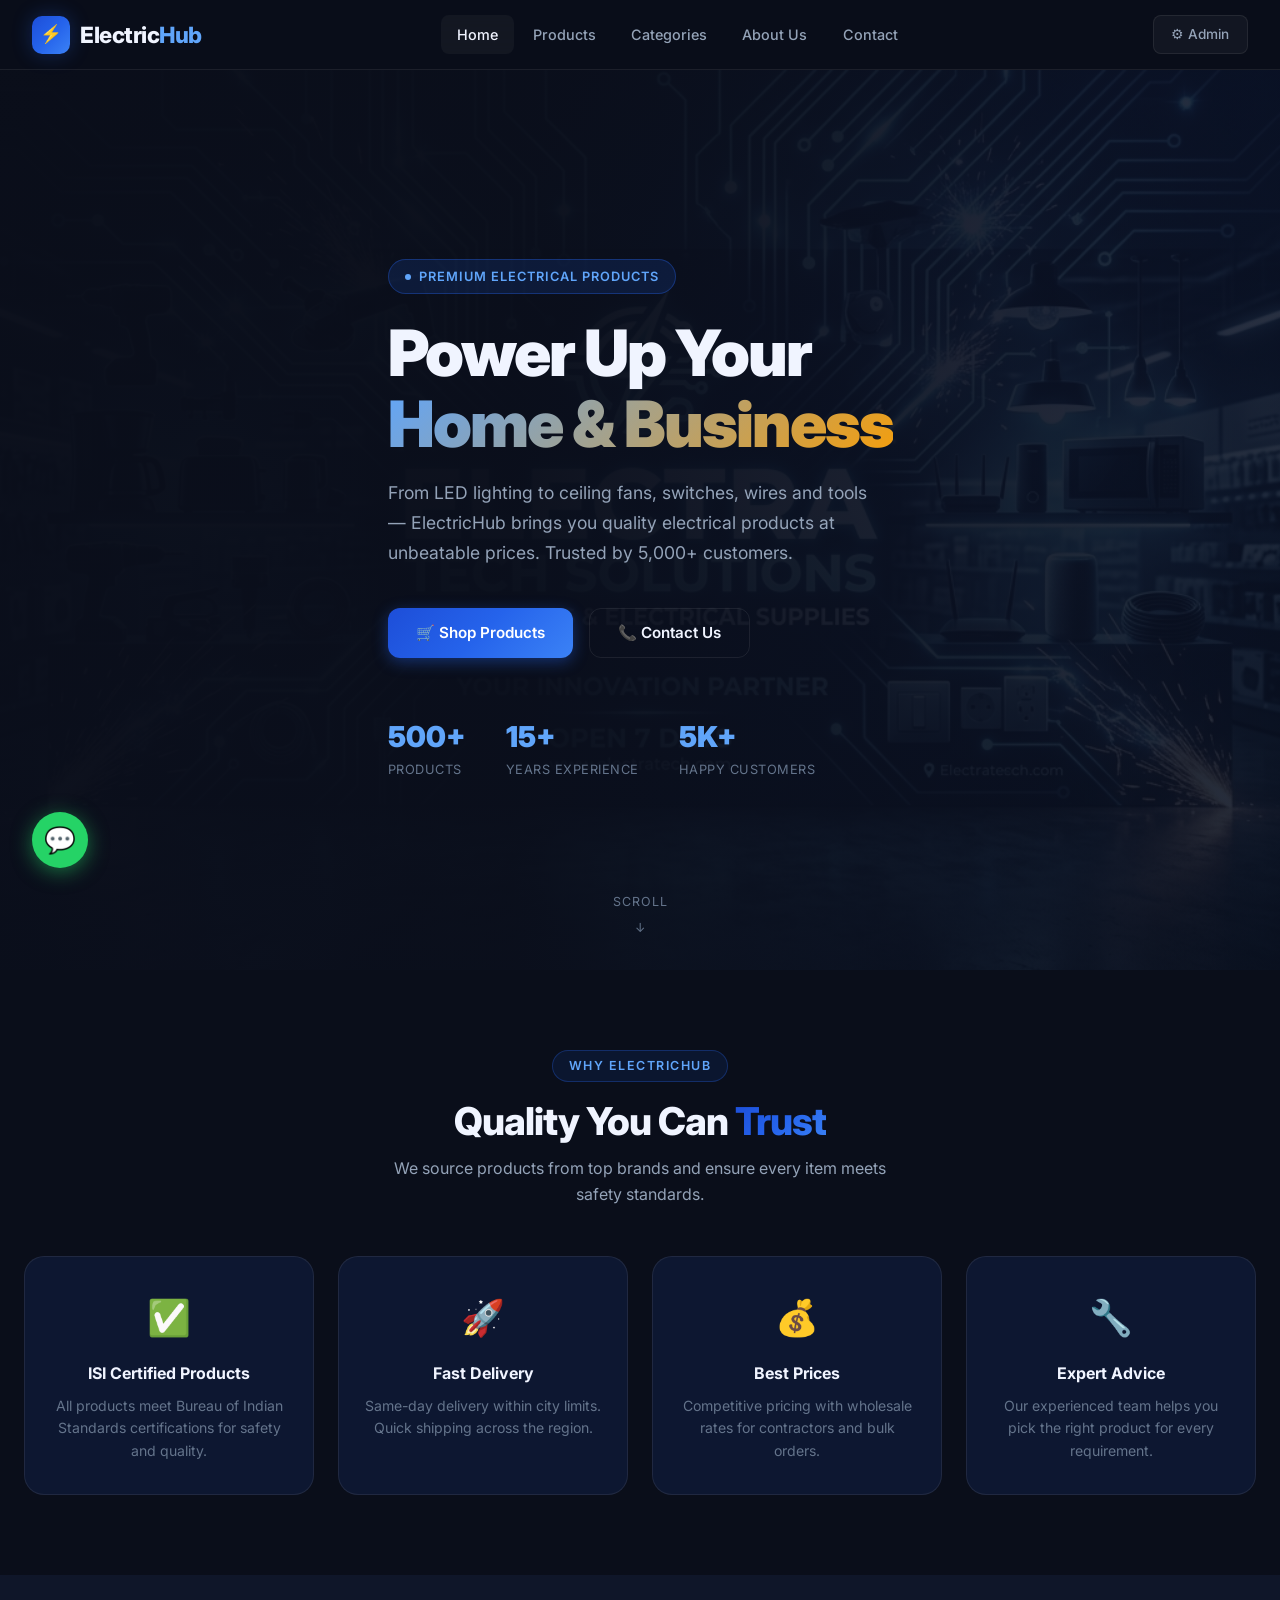
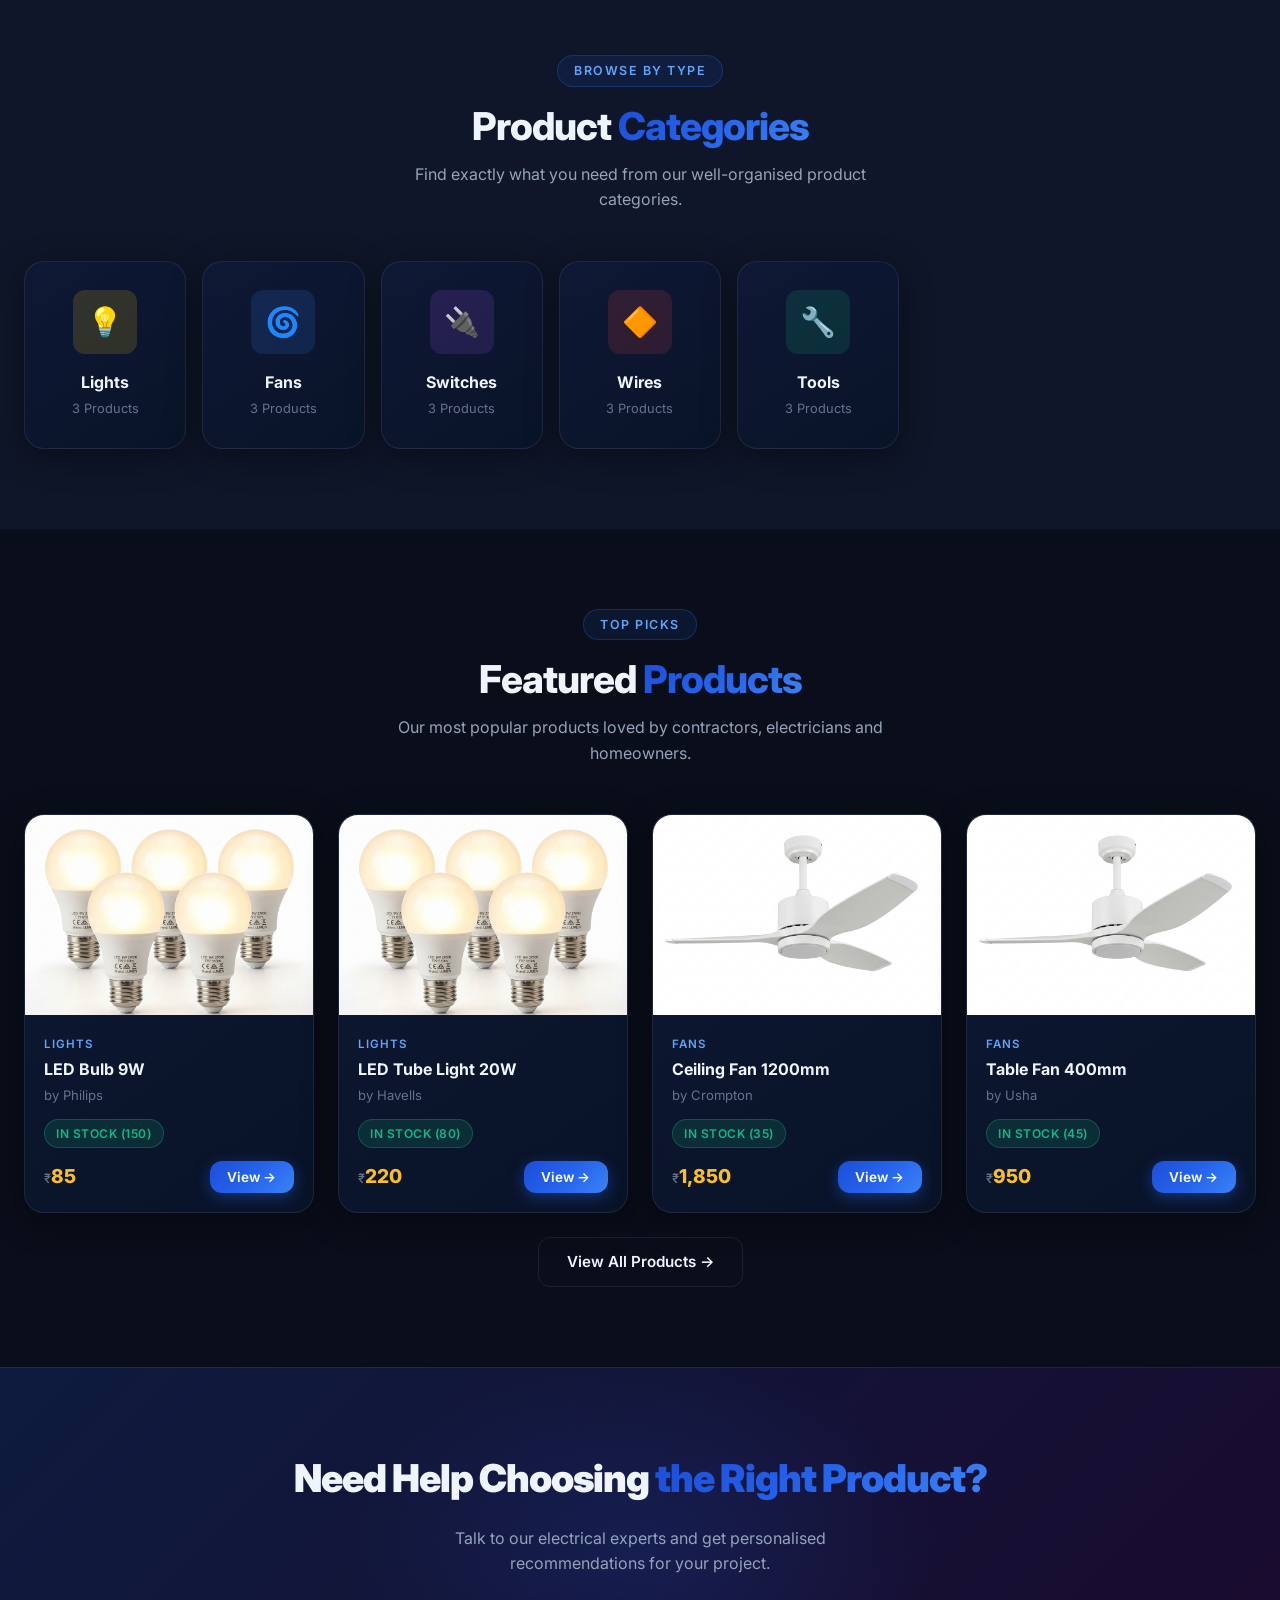
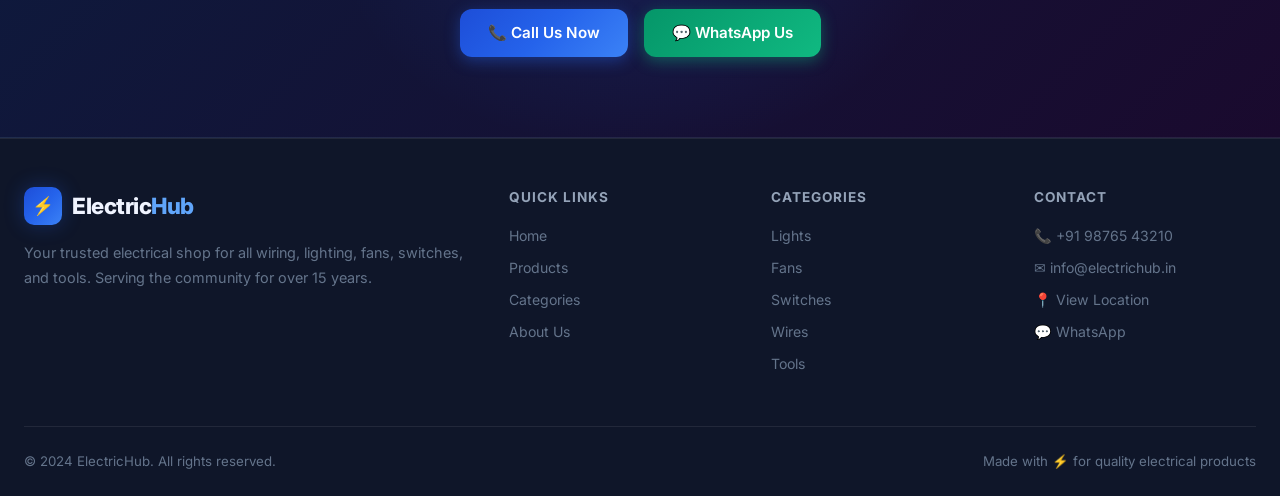
<file: electronic shop/index.html>
<!DOCTYPE html>
<html lang="en">
<head>
  <meta charset="UTF-8">
  <meta name="viewport" content="width=device-width, initial-scale=1.0">
  <title>ElectricHub — Your Trusted Electrical Shop</title>
  <meta name="description" content="ElectricHub is your one-stop electrical shop for LED bulbs, fans, switches, wires, and tools. Quality products at the best prices.">
  <link rel="stylesheet" href="css/style.css">
  <link rel="stylesheet" href="css/pages.css">
</head>
<body>
  <div id="navbar"></div>

  <div class="page-wrapper">
    <!-- ── Hero Section ── -->
    <section class="hero" id="home">
      <img src="images/shop_banner.png" alt="ElectricHub" class="hero-bg-img" onerror="this.style.display='none'">
      <div class="hero-overlay"></div>
      <div class="container hero-content">
        <div class="hero-badge">
          <span class="dot"></span>
          Premium Electrical Products
        </div>
        <h1 class="hero-title">
          Power Up Your<br>
          <span class="line2">Home & Business</span>
        </h1>
        <p class="hero-desc">
          From LED lighting to ceiling fans, switches, wires and tools — ElectricHub brings you quality electrical products at unbeatable prices. Trusted by 5,000+ customers.
        </p>
        <div class="hero-actions">
          <a href="products.html" class="btn btn-primary">🛒 Shop Products</a>
          <a href="contact.html" class="btn btn-secondary">📞 Contact Us</a>
        </div>
        <div class="hero-stats">
          <div>
            <div class="hero-stat-val">500+</div>
            <div class="hero-stat-label">Products</div>
          </div>
          <div>
            <div class="hero-stat-val">15+</div>
            <div class="hero-stat-label">Years Experience</div>
          </div>
          <div>
            <div class="hero-stat-val">5K+</div>
            <div class="hero-stat-label">Happy Customers</div>
          </div>
        </div>
      </div>
      <div class="hero-scroll">
        <span>Scroll</span>
        <span>↓</span>
      </div>
    </section>

    <!-- ── Why Choose Us ── -->
    <section class="section">
      <div class="container">
        <div class="section-header">
          <div class="section-label">Why ElectricHub</div>
          <h2 class="section-title">Quality You Can <span class="highlight">Trust</span></h2>
          <p class="section-subtitle">We source products from top brands and ensure every item meets safety standards.</p>
        </div>
        <div class="why-grid">
          <div class="why-card animate-in animate-in-delay-1">
            <div class="why-icon">✅</div>
            <h3>ISI Certified Products</h3>
            <p>All products meet Bureau of Indian Standards certifications for safety and quality.</p>
          </div>
          <div class="why-card animate-in animate-in-delay-2">
            <div class="why-icon">🚀</div>
            <h3>Fast Delivery</h3>
            <p>Same-day delivery within city limits. Quick shipping across the region.</p>
          </div>
          <div class="why-card animate-in animate-in-delay-3">
            <div class="why-icon">💰</div>
            <h3>Best Prices</h3>
            <p>Competitive pricing with wholesale rates for contractors and bulk orders.</p>
          </div>
          <div class="why-card animate-in">
            <div class="why-icon">🔧</div>
            <h3>Expert Advice</h3>
            <p>Our experienced team helps you pick the right product for every requirement.</p>
          </div>
        </div>
      </div>
    </section>

    <!-- ── Categories Section ── -->
    <section class="section featured-section">
      <div class="container">
        <div class="section-header">
          <div class="section-label">Browse by Type</div>
          <h2 class="section-title">Product <span class="highlight">Categories</span></h2>
          <p class="section-subtitle">Find exactly what you need from our well-organised product categories.</p>
        </div>
        <div class="categories-grid" id="categoriesGrid">
          <!-- Injected by JS -->
        </div>
      </div>
    </section>

    <!-- ── Featured Products ── -->
    <section class="section">
      <div class="container">
        <div class="section-header">
          <div class="section-label">Top Picks</div>
          <h2 class="section-title">Featured <span class="highlight">Products</span></h2>
          <p class="section-subtitle">Our most popular products loved by contractors, electricians and homeowners.</p>
        </div>
        <div class="products-grid" id="featuredGrid">
          <!-- Injected by JS -->
        </div>
        <div class="text-center mt-3">
          <a href="products.html" class="btn btn-secondary">View All Products →</a>
        </div>
      </div>
    </section>

    <!-- ── CTA Section ── -->
    <section class="cta-section">
      <div class="container" style="position:relative;z-index:1">
        <h2>Need Help Choosing <span class="shine">the Right Product?</span></h2>
        <p>Talk to our electrical experts and get personalised recommendations for your project.</p>
        <div style="display:flex;gap:1rem;justify-content:center;flex-wrap:wrap">
          <a href="contact.html" class="btn btn-primary">📞 Call Us Now</a>
          <a href="https://wa.me/919876543210" target="_blank" class="btn btn-green">💬 WhatsApp Us</a>
        </div>
      </div>
    </section>
  </div>

  <div id="footer"></div>

  <script src="js/data.js"></script>
  <script>
    // Render shared components
    document.getElementById('navbar').innerHTML = renderNavbar('index.html');
    document.getElementById('footer').innerHTML = renderFooter();

    // Categories with icons and counts
    const catConfig = [
      { name: 'Lights', icon: '💡', href: 'category.html?cat=Lights' },
      { name: 'Fans', icon: '🌀', href: 'category.html?cat=Fans' },
      { name: 'Switches', icon: '🔌', href: 'category.html?cat=Switches' },
      { name: 'Wires', icon: '🔶', href: 'category.html?cat=Wires' },
      { name: 'Tools', icon: '🔧', href: 'category.html?cat=Tools' },
    ];

    const products = getProducts();
    const catGrid = document.getElementById('categoriesGrid');
    catGrid.innerHTML = catConfig.map(cat => {
      const count = products.filter(p => p.category === cat.name).length;
      return `
        <a href="${cat.href}" class="cat-card animate-in">
          <div class="cat-icon">${cat.icon}</div>
          <div class="cat-card-name">${cat.name}</div>
          <div class="cat-card-count">${count} Products</div>
        </a>
      `;
    }).join('');

    // Featured products (first 4)
    const featuredGrid = document.getElementById('featuredGrid');
    const featured = products.slice(0, 4);
    featuredGrid.innerHTML = featured.map(p => buildProductCard(p)).join('');
  </script>
</body>
</html>
</file>
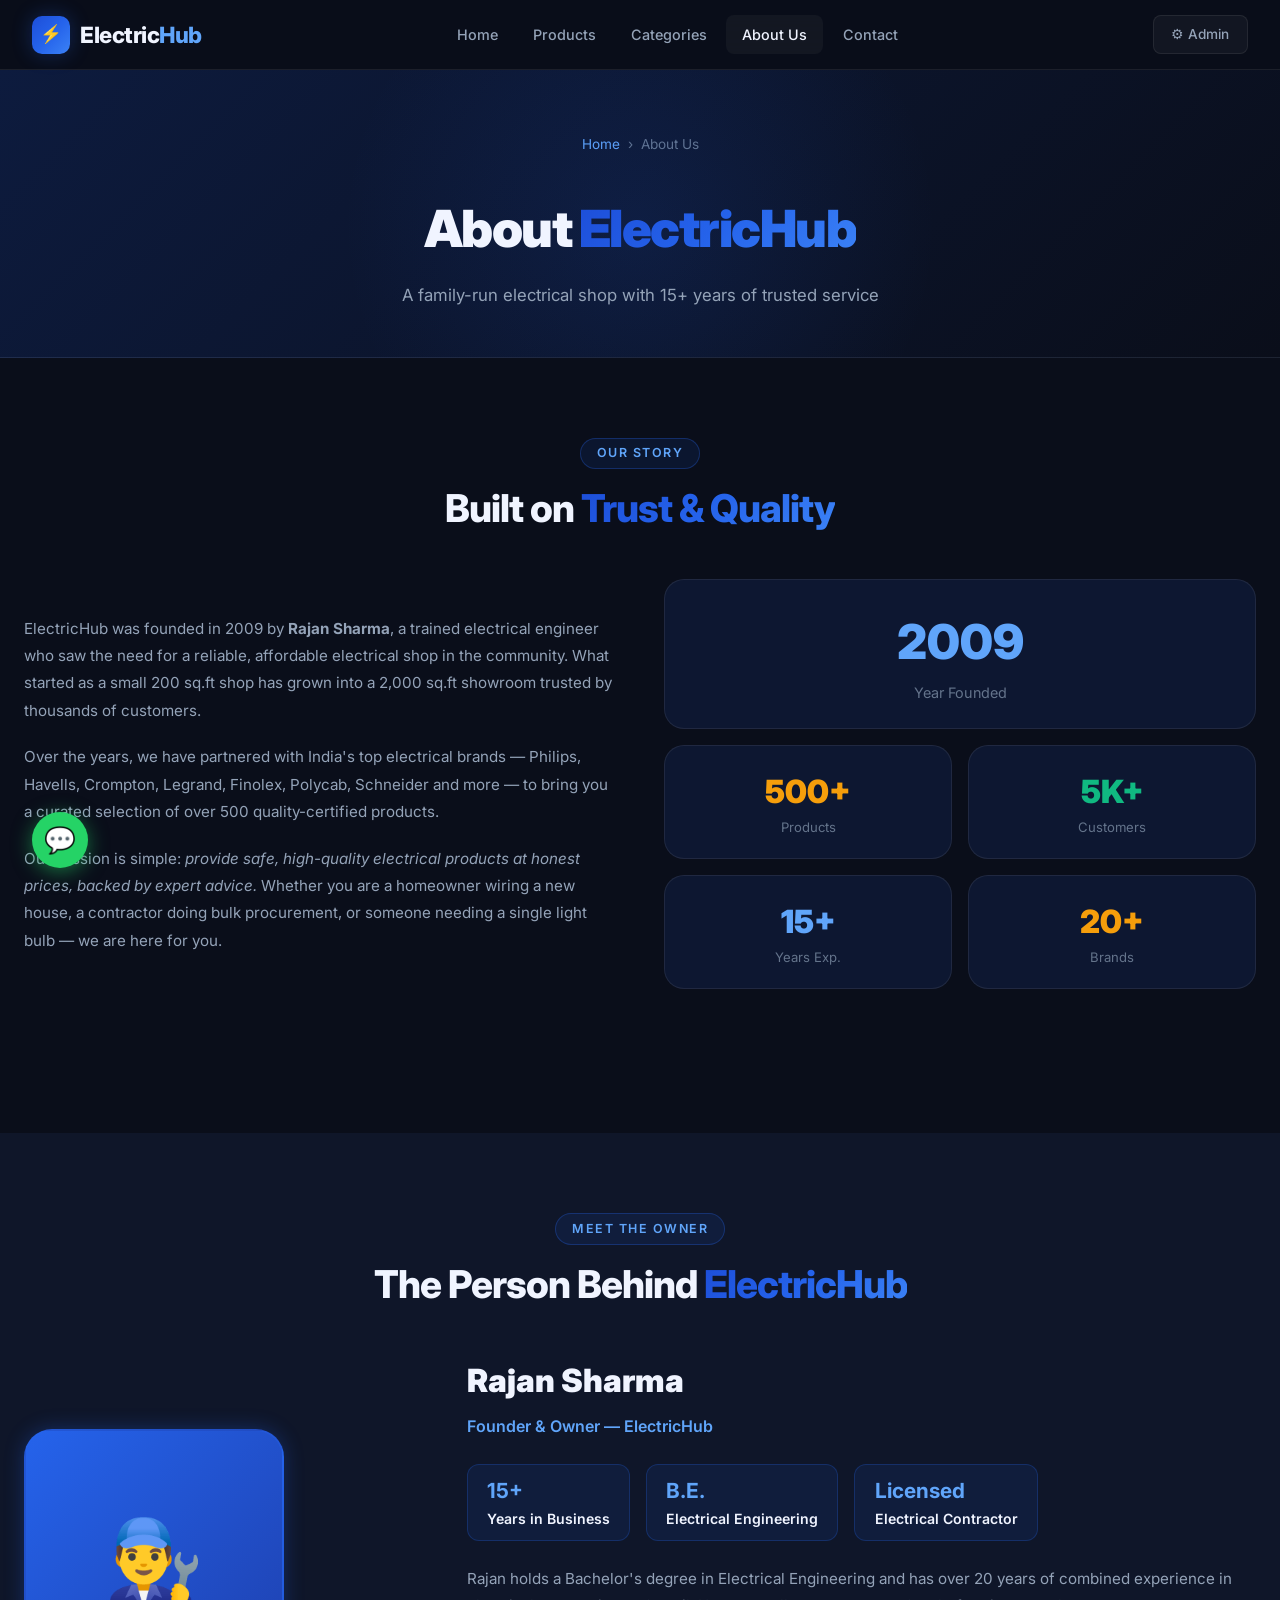
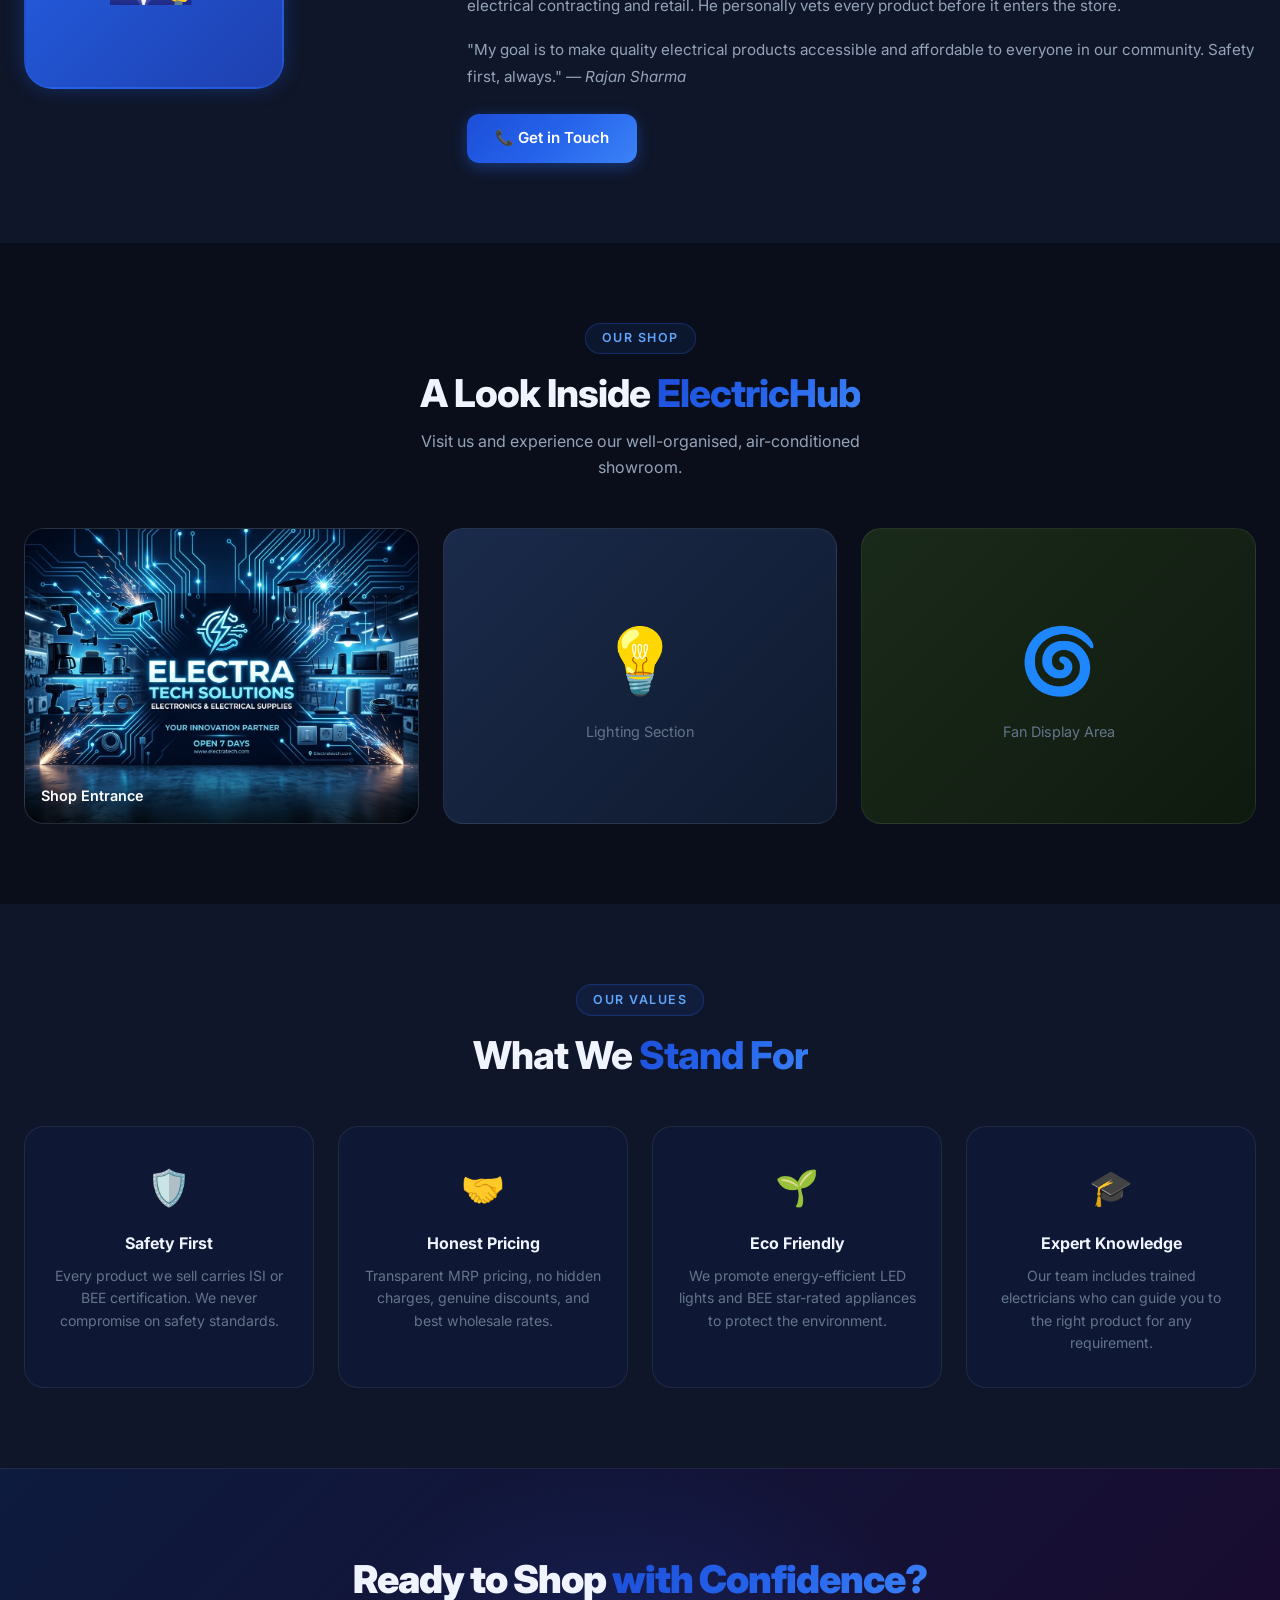
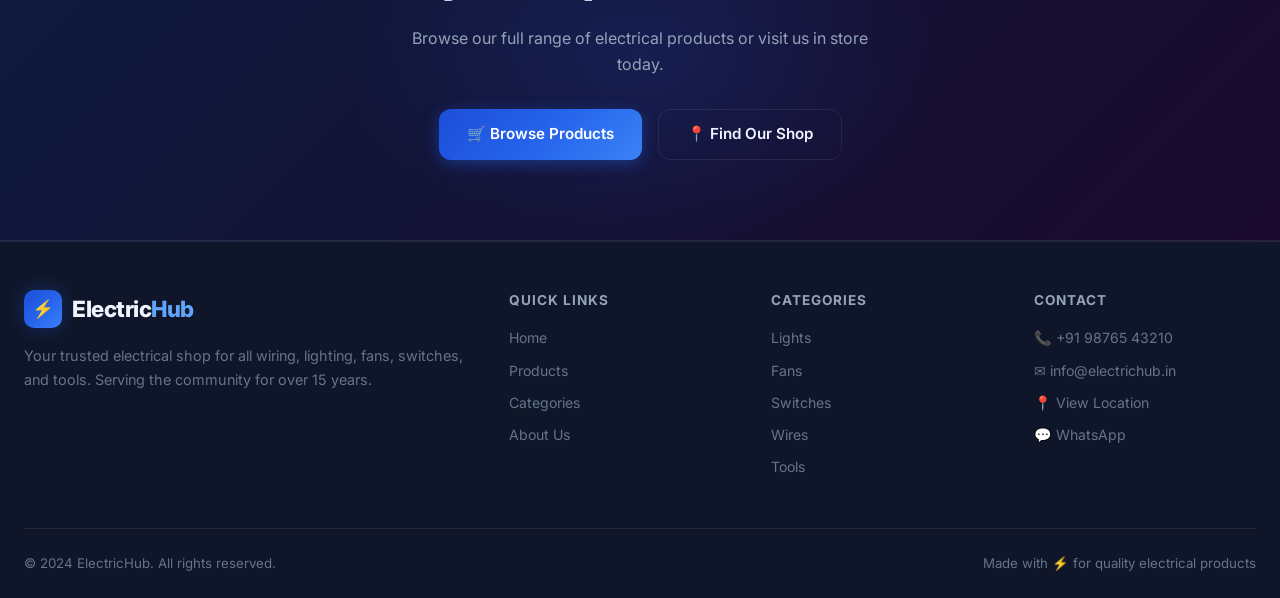
<file: electronic shop/about.html>
<!DOCTYPE html>
<html lang="en">
<head>
  <meta charset="UTF-8">
  <meta name="viewport" content="width=device-width, initial-scale=1.0">
  <title>About Us — ElectricHub</title>
  <meta name="description" content="Learn about ElectricHub — our story, our team, and our commitment to quality electrical products for over 15 years.">
  <link rel="stylesheet" href="css/style.css">
  <link rel="stylesheet" href="css/pages.css">
</head>
<body>
  <div id="navbar"></div>

  <div class="page-wrapper">
    <!-- Hero -->
    <div class="page-hero">
      <div class="container">
        <div class="breadcrumb" style="justify-content:center">
          <a href="index.html">Home</a>
          <span class="sep">›</span>
          <span>About Us</span>
        </div>
        <h1 class="page-hero-title animate-in">About <span class="shine">ElectricHub</span></h1>
        <p class="page-hero-subtitle animate-in animate-in-delay-1">A family-run electrical shop with 15+ years of trusted service</p>
      </div>
    </div>

    <!-- Our Story -->
    <section class="section">
      <div class="container">
        <div class="section-header">
          <div class="section-label">Our Story</div>
          <h2 class="section-title">Built on <span class="highlight">Trust & Quality</span></h2>
        </div>

        <div style="display:grid;grid-template-columns:1fr 1fr;gap:3rem;align-items:center;margin-bottom:4rem">
          <div class="animate-in">
            <p class="about-text" style="margin-bottom:1.2rem">
              ElectricHub was founded in 2009 by <strong>Rajan Sharma</strong>, a trained electrical engineer who saw the need for a reliable, affordable electrical shop in the community. What started as a small 200 sq.ft shop has grown into a 2,000 sq.ft showroom trusted by thousands of customers.
            </p>
            <p class="about-text" style="margin-bottom:1.2rem">
              Over the years, we have partnered with India's top electrical brands — Philips, Havells, Crompton, Legrand, Finolex, Polycab, Schneider and more — to bring you a curated selection of over 500 quality-certified products.
            </p>
            <p class="about-text">
              Our mission is simple: <em>provide safe, high-quality electrical products at honest prices, backed by expert advice.</em> Whether you are a homeowner wiring a new house, a contractor doing bulk procurement, or someone needing a single light bulb — we are here for you.
            </p>
          </div>
          <div class="animate-in animate-in-delay-1" style="display:flex;flex-direction:column;gap:1rem">
            <div style="background:var(--bg-card);border:1px solid var(--border-glass);border-radius:var(--radius-lg);padding:1.5rem;text-align:center">
              <div style="font-size:3rem;font-weight:900;color:var(--blue-glow)">2009</div>
              <div style="color:var(--text-muted);font-size:0.9rem">Year Founded</div>
            </div>
            <div style="display:grid;grid-template-columns:1fr 1fr;gap:1rem">
              <div style="background:var(--bg-card);border:1px solid var(--border-glass);border-radius:var(--radius-lg);padding:1.25rem;text-align:center">
                <div style="font-size:2rem;font-weight:900;color:var(--amber)">500+</div>
                <div style="color:var(--text-muted);font-size:0.82rem">Products</div>
              </div>
              <div style="background:var(--bg-card);border:1px solid var(--border-glass);border-radius:var(--radius-lg);padding:1.25rem;text-align:center">
                <div style="font-size:2rem;font-weight:900;color:var(--green)">5K+</div>
                <div style="color:var(--text-muted);font-size:0.82rem">Customers</div>
              </div>
              <div style="background:var(--bg-card);border:1px solid var(--border-glass);border-radius:var(--radius-lg);padding:1.25rem;text-align:center">
                <div style="font-size:2rem;font-weight:900;color:var(--blue-glow)">15+</div>
                <div style="color:var(--text-muted);font-size:0.82rem">Years Exp.</div>
              </div>
              <div style="background:var(--bg-card);border:1px solid var(--border-glass);border-radius:var(--radius-lg);padding:1.25rem;text-align:center">
                <div style="font-size:2rem;font-weight:900;color:var(--amber)">20+</div>
                <div style="color:var(--text-muted);font-size:0.82rem">Brands</div>
              </div>
            </div>
          </div>
        </div>
      </div>
    </section>

    <!-- Owner -->
    <section class="section featured-section">
      <div class="container">
        <div class="section-header">
          <div class="section-label">Meet the Owner</div>
          <h2 class="section-title">The Person Behind <span class="highlight">ElectricHub</span></h2>
        </div>
        <div class="about-owner animate-in">
          <div>
            <div class="owner-avatar">👨‍🔧</div>
          </div>
          <div>
            <div class="owner-name">Rajan Sharma</div>
            <div class="owner-title">Founder & Owner — ElectricHub</div>
            <div class="experience-badges">
              <div class="exp-badge">
                <strong>15+</strong>
                Years in Business
              </div>
              <div class="exp-badge">
                <strong>B.E.</strong>
                Electrical Engineering
              </div>
              <div class="exp-badge">
                <strong>Licensed</strong>
                Electrical Contractor
              </div>
            </div>
            <p class="about-text" style="margin-bottom:1rem">
              Rajan holds a Bachelor's degree in Electrical Engineering and has over 20 years of combined experience in electrical contracting and retail. He personally vets every product before it enters the store.
            </p>
            <p class="about-text">
              "My goal is to make quality electrical products accessible and affordable to everyone in our community. Safety first, always." — <em>Rajan Sharma</em>
            </p>
            <div style="margin-top:1.5rem">
              <a href="contact.html" class="btn btn-primary">📞 Get in Touch</a>
            </div>
          </div>
        </div>
      </div>
    </section>

    <!-- Shop Photos -->
    <section class="section">
      <div class="container">
        <div class="section-header">
          <div class="section-label">Our Shop</div>
          <h2 class="section-title">A Look Inside <span class="highlight">ElectricHub</span></h2>
          <p class="section-subtitle">Visit us and experience our well-organised, air-conditioned showroom.</p>
        </div>
        <div class="shop-photos-grid">
          <div class="shop-photo">
            <img src="images/shop_banner.png" alt="ElectricHub Shop Front" onerror="this.style.display='none'">
            <div style="position:absolute;bottom:0;left:0;right:0;background:linear-gradient(transparent,rgba(0,0,0,0.7));padding:1rem;font-size:0.9rem;font-weight:600;color:#fff">Shop Entrance</div>
          </div>
          <div class="shop-photo" style="background:linear-gradient(135deg,#1a2a4a,#0f1a2e)">
            <div style="text-align:center">
              <div style="font-size:4rem;margin-bottom:0.5rem">💡</div>
              <div style="font-size:0.9rem;color:var(--text-muted)">Lighting Section</div>
            </div>
          </div>
          <div class="shop-photo" style="background:linear-gradient(135deg,#1a2a1a,#0f1a0f)">
            <div style="text-align:center">
              <div style="font-size:4rem;margin-bottom:0.5rem">🌀</div>
              <div style="font-size:0.9rem;color:var(--text-muted)">Fan Display Area</div>
            </div>
          </div>
        </div>
      </div>
    </section>

    <!-- Values -->
    <section class="section featured-section">
      <div class="container">
        <div class="section-header">
          <div class="section-label">Our Values</div>
          <h2 class="section-title">What We <span class="highlight">Stand For</span></h2>
        </div>
        <div class="why-grid">
          <div class="why-card animate-in">
            <div class="why-icon">🛡️</div>
            <h3>Safety First</h3>
            <p>Every product we sell carries ISI or BEE certification. We never compromise on safety standards.</p>
          </div>
          <div class="why-card animate-in animate-in-delay-1">
            <div class="why-icon">🤝</div>
            <h3>Honest Pricing</h3>
            <p>Transparent MRP pricing, no hidden charges, genuine discounts, and best wholesale rates.</p>
          </div>
          <div class="why-card animate-in animate-in-delay-2">
            <div class="why-icon">🌱</div>
            <h3>Eco Friendly</h3>
            <p>We promote energy-efficient LED lights and BEE star-rated appliances to protect the environment.</p>
          </div>
          <div class="why-card animate-in animate-in-delay-3">
            <div class="why-icon">🎓</div>
            <h3>Expert Knowledge</h3>
            <p>Our team includes trained electricians who can guide you to the right product for any requirement.</p>
          </div>
        </div>
      </div>
    </section>

    <!-- CTA -->
    <section class="cta-section">
      <div class="container" style="position:relative;z-index:1">
        <h2>Ready to Shop <span class="shine">with Confidence?</span></h2>
        <p>Browse our full range of electrical products or visit us in store today.</p>
        <div style="display:flex;gap:1rem;justify-content:center;flex-wrap:wrap">
          <a href="products.html" class="btn btn-primary">🛒 Browse Products</a>
          <a href="contact.html" class="btn btn-secondary">📍 Find Our Shop</a>
        </div>
      </div>
    </section>
  </div>

  <div id="footer"></div>

  <script src="js/data.js"></script>
  <script>
    document.getElementById('navbar').innerHTML = renderNavbar('about.html');
    document.getElementById('footer').innerHTML = renderFooter();
  </script>
</body>
</html>
</file>
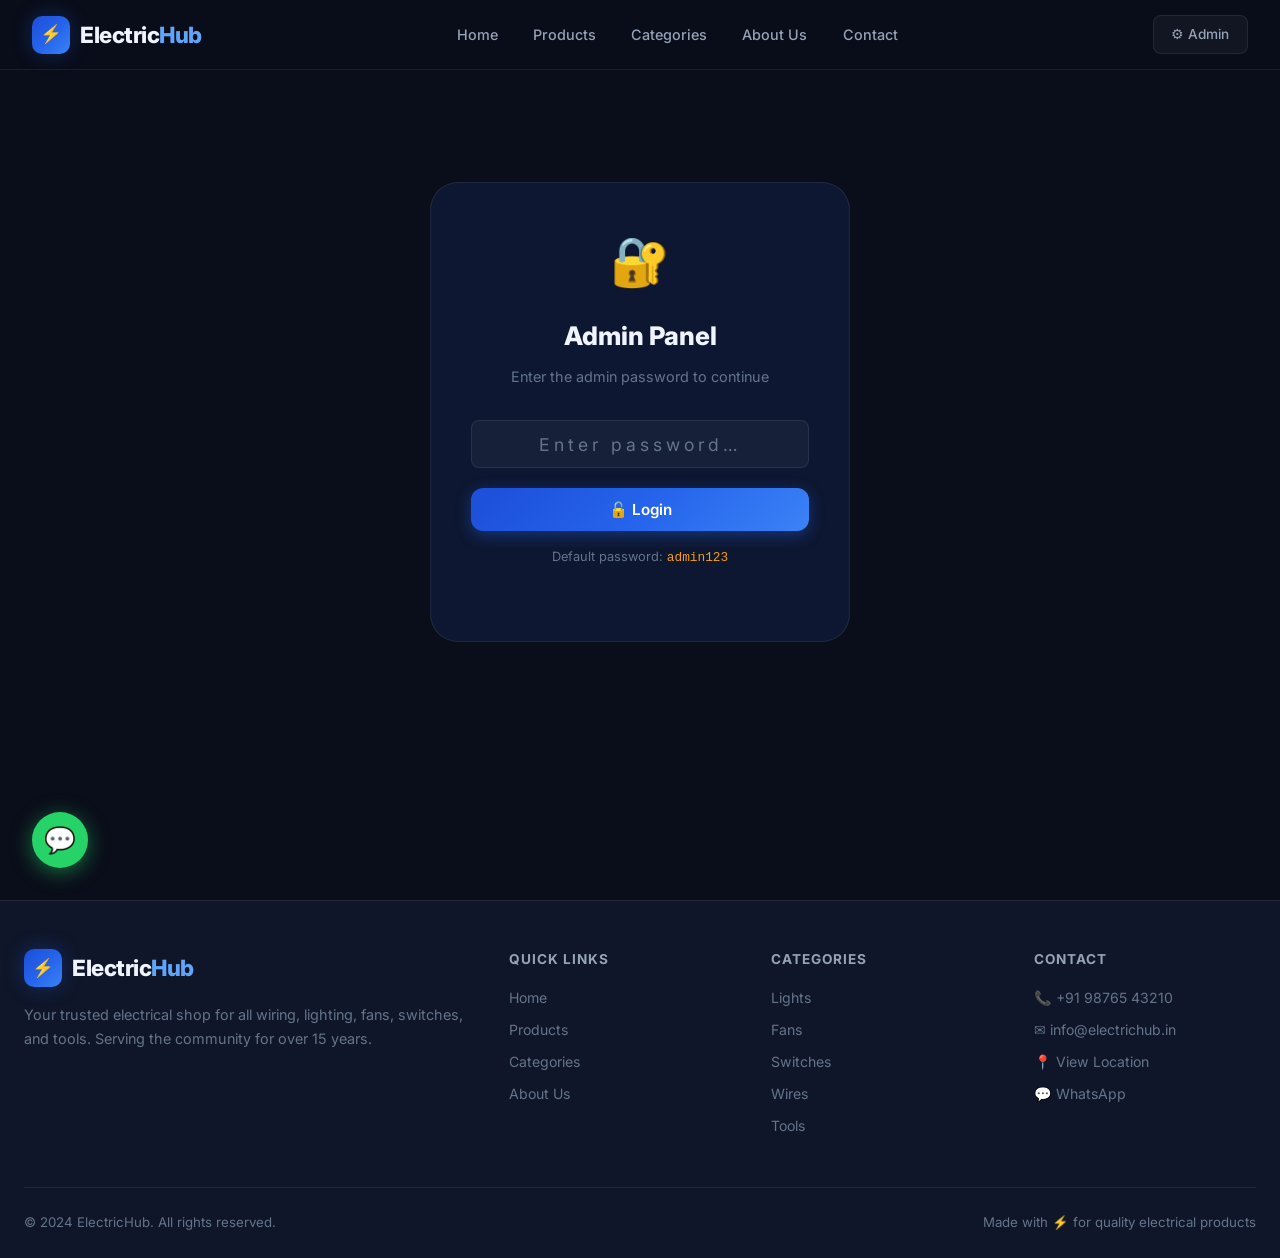
<file: electronic shop/admin.html>
<!DOCTYPE html>
<html lang="en">
<head>
  <meta charset="UTF-8">
  <meta name="viewport" content="width=device-width, initial-scale=1.0">
  <title>Admin Panel — ElectricHub</title>
  <meta name="robots" content="noindex">
  <link rel="stylesheet" href="css/style.css">
  <link rel="stylesheet" href="css/pages.css">
</head>
<body>
  <div id="navbar"></div>

  <div class="page-wrapper">
    <div class="container admin-wrap">

      <!-- Login Screen -->
      <div id="loginScreen" class="admin-login">
        <div class="lock-icon">🔐</div>
        <h2>Admin Panel</h2>
        <p>Enter the admin password to continue</p>
        <div class="form-group">
          <input type="password" id="adminPassword" class="form-control" placeholder="Enter password…"
                 onkeydown="if(event.key==='Enter') attemptLogin()" style="text-align:center;font-size:1.1rem;letter-spacing:4px">
        </div>
        <button class="btn btn-primary" style="width:100%;justify-content:center" onclick="attemptLogin()">🔓 Login</button>
        <p style="color:var(--text-muted);font-size:0.8rem;margin-top:1rem">Default password: <code style="color:var(--amber)">admin123</code></p>
        <p id="loginError" class="text-red hidden" style="margin-top:0.75rem;font-size:0.88rem">❌ Incorrect password. Try again.</p>
      </div>

      <!-- Admin Dashboard -->
      <div id="adminDash" class="hidden">
        <!-- Header -->
        <div class="admin-header">
          <div>
            <h1>⚡ Admin Panel</h1>
            <p style="color:var(--text-muted);font-size:0.88rem">Manage your product catalogue</p>
          </div>
          <div style="display:flex;gap:0.75rem;flex-wrap:wrap">
            <button class="btn btn-primary btn-sm" onclick="openModal()">+ Add Product</button>
            <button class="btn btn-secondary btn-sm" onclick="logout()">🚪 Logout</button>
          </div>
        </div>

        <!-- Stats -->
        <div class="admin-stats" id="adminStats"></div>

        <!-- Table -->
        <div class="admin-table-wrap">
          <table class="admin-table" id="adminTable">
            <thead>
              <tr>
                <th>#</th>
                <th>Image</th>
                <th>Product Name</th>
                <th>Category</th>
                <th>Brand</th>
                <th>Price</th>
                <th>Stock</th>
                <th>Actions</th>
              </tr>
            </thead>
            <tbody id="adminTableBody"></tbody>
          </table>
        </div>
      </div>
    </div>
  </div>

  <!-- Add/Edit Product Modal -->
  <div class="modal-overlay hidden" id="productModal" onclick="closeModalOnOverlay(event)">
    <div class="modal">
      <div class="modal-header">
        <h2 class="modal-title" id="modalTitle">Add Product</h2>
        <button class="modal-close" onclick="closeModal()">✕</button>
      </div>

      <form id="productForm" onsubmit="saveProduct(event)">
        <input type="hidden" id="editProductId">

        <div style="display:grid;grid-template-columns:1fr 1fr;gap:1rem">
          <div class="form-group" style="grid-column:1/-1">
            <label for="pName">Product Name *</label>
            <input type="text" id="pName" class="form-control" placeholder="e.g. LED Bulb 9W" required>
          </div>
          <div class="form-group">
            <label for="pCategory">Category *</label>
            <select id="pCategory" class="form-control" required>
              <option value="">Select Category</option>
              <option value="Lights">💡 Lights</option>
              <option value="Fans">🌀 Fans</option>
              <option value="Switches">🔌 Switches</option>
              <option value="Wires">🔶 Wires</option>
              <option value="Tools">🔧 Tools</option>
            </select>
          </div>
          <div class="form-group">
            <label for="pBrand">Brand *</label>
            <input type="text" id="pBrand" class="form-control" placeholder="e.g. Philips" required>
          </div>
          <div class="form-group">
            <label for="pPrice">Price (₹) *</label>
            <input type="number" id="pPrice" class="form-control" placeholder="0" min="0" required>
          </div>
          <div class="form-group">
            <label for="pStock">Stock Quantity *</label>
            <input type="number" id="pStock" class="form-control" placeholder="0" min="0" required>
          </div>
          <div class="form-group" style="grid-column:1/-1">
            <label for="pImage">Image Path</label>
            <select id="pImage" class="form-control">
              <option value="images/led_bulb.png">💡 LED Bulb (default)</option>
              <option value="images/ceiling_fan.png">🌀 Ceiling Fan</option>
              <option value="images/electric_switch.png">🔌 Switch</option>
              <option value="images/electric_wire.png">🔶 Wire</option>
              <option value="images/extension_board.png">🔷 Extension Board</option>
            </select>
          </div>
          <div class="form-group" style="grid-column:1/-1">
            <label for="pDescription">Description *</label>
            <textarea id="pDescription" class="form-control" rows="4"
                      placeholder="Write a product description…" required
                      style="resize:vertical;min-height:100px"></textarea>
          </div>
        </div>

        <div style="display:flex;gap:0.75rem;margin-top:0.5rem">
          <button type="submit" class="btn btn-primary" style="flex:1;justify-content:center">💾 Save Product</button>
          <button type="button" class="btn btn-secondary" onclick="closeModal()">Cancel</button>
        </div>
      </form>
    </div>
  </div>

  <!-- Delete Confirm Modal -->
  <div class="modal-overlay hidden" id="deleteModal">
    <div class="modal" style="max-width:400px;text-align:center">
      <div style="font-size:3rem;margin-bottom:1rem">🗑️</div>
      <h2 style="font-size:1.4rem;font-weight:800;margin-bottom:0.75rem">Delete Product?</h2>
      <p style="color:var(--text-muted);font-size:0.9rem;margin-bottom:1.5rem" id="deleteProductName"></p>
      <div style="display:flex;gap:0.75rem;justify-content:center">
        <button class="btn btn-danger" onclick="confirmDelete()">🗑️ Yes, Delete</button>
        <button class="btn btn-secondary" onclick="closeDeleteModal()">Cancel</button>
      </div>
    </div>
  </div>

  <div id="footer"></div>

  <script src="js/data.js"></script>
  <script>
    document.getElementById('navbar').innerHTML = renderNavbar('admin.html');
    document.getElementById('footer').innerHTML = renderFooter();

    const ADMIN_PASS = 'admin123';
    let deleteTargetId = null;

    // ── Auth ──
    function attemptLogin() {
      const pw = document.getElementById('adminPassword').value;
      if (pw === ADMIN_PASS) {
        sessionStorage.setItem('adminAuth', '1');
        showDash();
      } else {
        document.getElementById('loginError').classList.remove('hidden');
        document.getElementById('adminPassword').value = '';
        document.getElementById('adminPassword').focus();
      }
    }

    function logout() {
      sessionStorage.removeItem('adminAuth');
      document.getElementById('adminDash').classList.add('hidden');
      document.getElementById('loginScreen').classList.remove('hidden');
      document.getElementById('adminPassword').value = '';
    }

    function showDash() {
      document.getElementById('loginScreen').classList.add('hidden');
      document.getElementById('adminDash').classList.remove('hidden');
      renderStats();
      renderTable();
    }

    // Auto-login if session exists
    if (sessionStorage.getItem('adminAuth') === '1') showDash();

    // ── Stats ──
    function renderStats() {
      const products = getProducts();
      const totalValue = products.reduce((s, p) => s + p.price * p.stock, 0);
      const cats = new Set(products.map(p => p.category)).size;
      const lowStock = products.filter(p => p.stock <= 10).length;

      document.getElementById('adminStats').innerHTML = `
        <div class="admin-stat">
          <div class="admin-stat-val">${products.length}</div>
          <div class="admin-stat-label">Total Products</div>
        </div>
        <div class="admin-stat">
          <div class="admin-stat-val">${cats}</div>
          <div class="admin-stat-label">Categories</div>
        </div>
        <div class="admin-stat">
          <div class="admin-stat-val" style="color:var(--amber)">₹${(totalValue/1000).toFixed(0)}K</div>
          <div class="admin-stat-label">Inventory Value</div>
        </div>
        <div class="admin-stat">
          <div class="admin-stat-val" style="color:${lowStock>0?'var(--red)':'var(--green)'}">${lowStock}</div>
          <div class="admin-stat-label">Low Stock Items</div>
        </div>
      `;
    }

    // ── Table ──
    function renderTable() {
      const products = getProducts();
      const tbody = document.getElementById('adminTableBody');

      if (products.length === 0) {
        tbody.innerHTML = `<tr><td colspan="8" style="text-align:center;padding:3rem;color:var(--text-muted)">No products found. Add your first product!</td></tr>`;
        return;
      }

      tbody.innerHTML = products.map((p, i) => `
        <tr>
          <td>${i + 1}</td>
          <td>
            <img src="${p.image}" alt="${p.name}" class="product-thumb"
                 onerror="this.src='images/led_bulb.png'">
          </td>
          <td style="font-weight:600;color:var(--text-primary);max-width:200px">${p.name}</td>
          <td><span class="badge badge-blue">${p.category}</span></td>
          <td>${p.brand}</td>
          <td style="font-weight:700;color:var(--amber)">₹${Number(p.price).toLocaleString('en-IN')}</td>
          <td>${getStockBadge(p.stock)}</td>
          <td>
            <div style="display:flex;gap:0.5rem;flex-wrap:wrap">
              <button class="btn btn-primary btn-sm" onclick="editProduct(${p.id})">✏️ Edit</button>
              <button class="btn btn-danger" onclick="promptDelete(${p.id}, '${p.name.replace(/'/g,"\\'")}')">🗑️</button>
            </div>
          </td>
        </tr>
      `).join('');
    }

    // ── Modal (Add/Edit) ──
    function openModal(productId = null) {
      const modal = document.getElementById('productModal');
      const title = document.getElementById('modalTitle');
      const form = document.getElementById('productForm');
      form.reset();
      document.getElementById('editProductId').value = '';

      if (productId) {
        const p = getProductById(productId);
        if (!p) return;
        title.textContent = 'Edit Product';
        document.getElementById('editProductId').value = p.id;
        document.getElementById('pName').value = p.name;
        document.getElementById('pCategory').value = p.category;
        document.getElementById('pBrand').value = p.brand;
        document.getElementById('pPrice').value = p.price;
        document.getElementById('pStock').value = p.stock;
        document.getElementById('pImage').value = p.image;
        document.getElementById('pDescription').value = p.description;
      } else {
        title.textContent = 'Add New Product';
      }

      modal.classList.remove('hidden');
    }

    function editProduct(id) { openModal(id); }

    function closeModal() {
      document.getElementById('productModal').classList.add('hidden');
    }

    function closeModalOnOverlay(e) {
      if (e.target === document.getElementById('productModal')) closeModal();
    }

    function saveProduct(e) {
      e.preventDefault();
      const id = document.getElementById('editProductId').value;

      const data = {
        name: document.getElementById('pName').value.trim(),
        category: document.getElementById('pCategory').value,
        brand: document.getElementById('pBrand').value.trim(),
        price: parseInt(document.getElementById('pPrice').value),
        stock: parseInt(document.getElementById('pStock').value),
        image: document.getElementById('pImage').value,
        description: document.getElementById('pDescription').value.trim(),
        specs: {}
      };

      if (id) {
        updateProduct(parseInt(id), data);
        showToast('Product updated successfully!', 'success');
      } else {
        addProduct(data);
        showToast('Product added successfully!', 'success');
      }

      closeModal();
      renderStats();
      renderTable();
    }

    // ── Delete ──
    function promptDelete(id, name) {
      deleteTargetId = id;
      document.getElementById('deleteProductName').textContent = `"${name}" will be permanently deleted.`;
      document.getElementById('deleteModal').classList.remove('hidden');
    }

    function confirmDelete() {
      if (deleteTargetId !== null) {
        deleteProduct(deleteTargetId);
        showToast('Product deleted.', 'success');
        deleteTargetId = null;
        closeDeleteModal();
        renderStats();
        renderTable();
      }
    }

    function closeDeleteModal() {
      document.getElementById('deleteModal').classList.add('hidden');
      deleteTargetId = null;
    }
  </script>
</body>
</html>
</file>
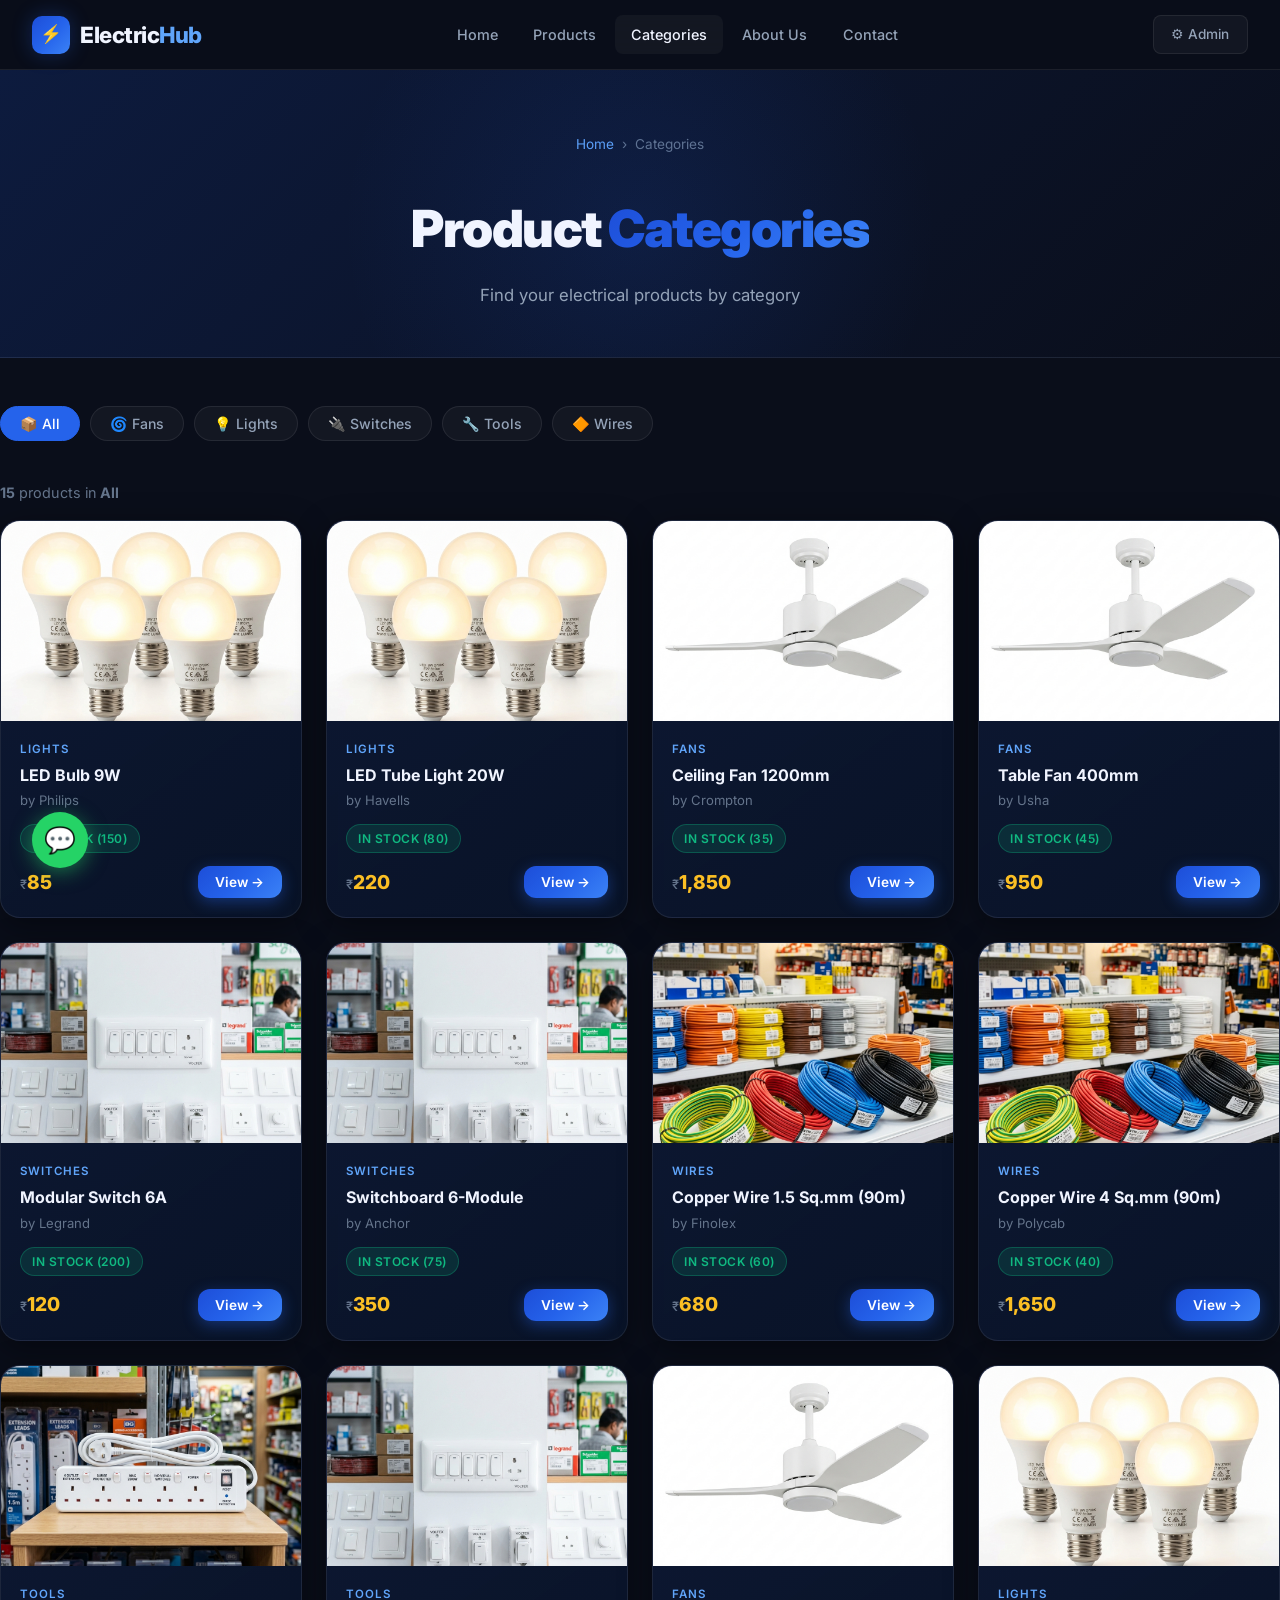
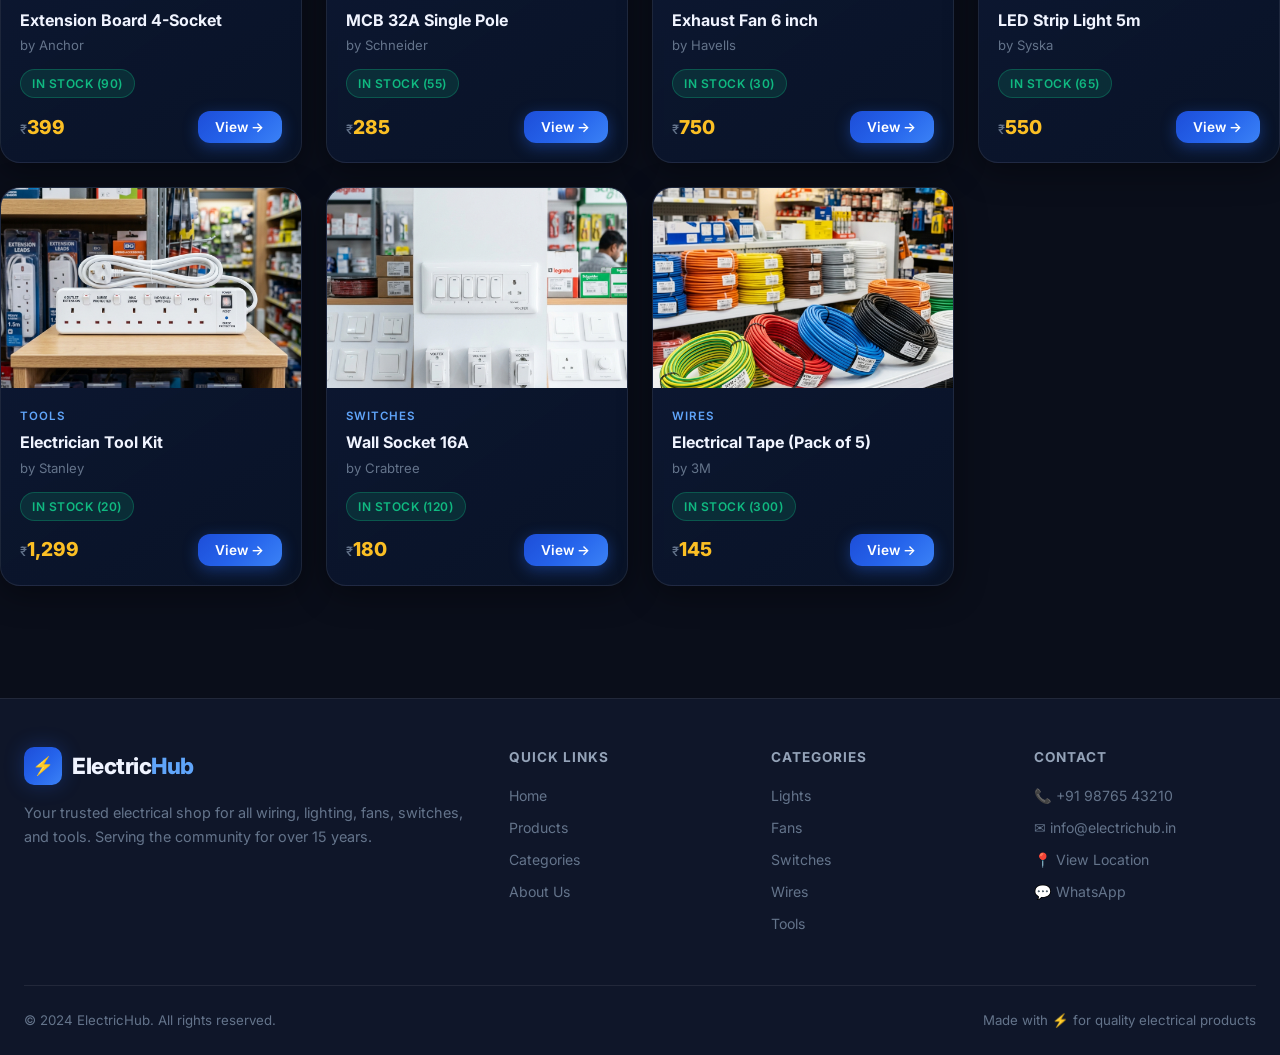
<file: electronic shop/category.html>
<!DOCTYPE html>
<html lang="en">
<head>
  <meta charset="UTF-8">
  <meta name="viewport" content="width=device-width, initial-scale=1.0">
  <title>Categories — ElectricHub</title>
  <meta name="description" content="Browse electrical products by category — Lights, Fans, Switches, Wires, and Tools at ElectricHub.">
  <link rel="stylesheet" href="css/style.css">
  <link rel="stylesheet" href="css/pages.css">
</head>
<body>
  <div id="navbar"></div>

  <div class="page-wrapper">
    <div class="page-hero">
      <div class="container">
        <div class="breadcrumb" style="justify-content:center">
          <a href="index.html">Home</a>
          <span class="sep">›</span>
          <span>Categories</span>
        </div>
        <h1 class="page-hero-title animate-in">Product <span class="shine">Categories</span></h1>
        <p class="page-hero-subtitle animate-in animate-in-delay-1">Find your electrical products by category</p>
      </div>
    </div>

    <div class="container section-sm">
      <!-- Category Tabs -->
      <div class="cat-pills" id="catPills"></div>

      <!-- Results Count -->
      <div id="catResultCount" class="text-muted mb-2" style="font-size:0.9rem"></div>

      <!-- Products Grid -->
      <div class="products-grid" id="catProductsGrid"></div>

      <!-- Empty State -->
      <div class="empty-state hidden" id="catEmpty">
        <div class="icon">📦</div>
        <h3>No products in this category</h3>
        <p>Check back soon or view all products.</p>
        <a href="products.html" class="btn btn-primary mt-2">Browse All Products</a>
      </div>

      <div style="padding-bottom:4rem"></div>
    </div>
  </div>

  <div id="footer"></div>

  <script src="js/data.js"></script>
  <script>
    document.getElementById('navbar').innerHTML = renderNavbar('category.html');
    document.getElementById('footer').innerHTML = renderFooter();

    const catIcons = {
      'Lights': '💡',
      'Fans': '🌀',
      'Switches': '🔌',
      'Wires': '🔶',
      'Tools': '🔧'
    };

    let activeCategory = 'All';

    // Read URL param
    const urlParams = new URLSearchParams(window.location.search);
    const presetCat = urlParams.get('cat');
    if (presetCat) activeCategory = presetCat;

    // Build pills
    const cats = ['All', ...getCategories()];
    const pillsEl = document.getElementById('catPills');
    pillsEl.innerHTML = cats.map(cat => `
      <button class="cat-pill ${cat === activeCategory ? 'active' : ''}"
              onclick="selectCategory('${cat}')" id="pill-${cat.replace(/\s/g,'_')}">
        ${catIcons[cat] || '📦'} ${cat}
      </button>
    `).join('');

    function selectCategory(cat) {
      activeCategory = cat;
      // Update pill styles
      document.querySelectorAll('.cat-pill').forEach(p => p.classList.remove('active'));
      const pill = document.getElementById('pill-' + cat.replace(/\s/g,'_'));
      if (pill) pill.classList.add('active');
      // Update URL without reload
      const url = new URL(window.location);
      if (cat === 'All') url.searchParams.delete('cat');
      else url.searchParams.set('cat', cat);
      window.history.pushState({}, '', url);
      renderCategoryProducts();
    }

    function renderCategoryProducts() {
      const allProducts = getProducts();
      const filtered = activeCategory === 'All'
        ? allProducts
        : allProducts.filter(p => p.category === activeCategory);

      const grid = document.getElementById('catProductsGrid');
      const empty = document.getElementById('catEmpty');
      const count = document.getElementById('catResultCount');

      if (filtered.length === 0) {
        grid.innerHTML = '';
        empty.classList.remove('hidden');
        count.innerHTML = '';
      } else {
        empty.classList.add('hidden');
        count.innerHTML = `<strong>${filtered.length}</strong> products in <strong>${activeCategory}</strong>`;
        grid.innerHTML = filtered.map(p => buildProductCard(p)).join('');
      }
    }

    renderCategoryProducts();
  </script>
</body>
</html>
</file>
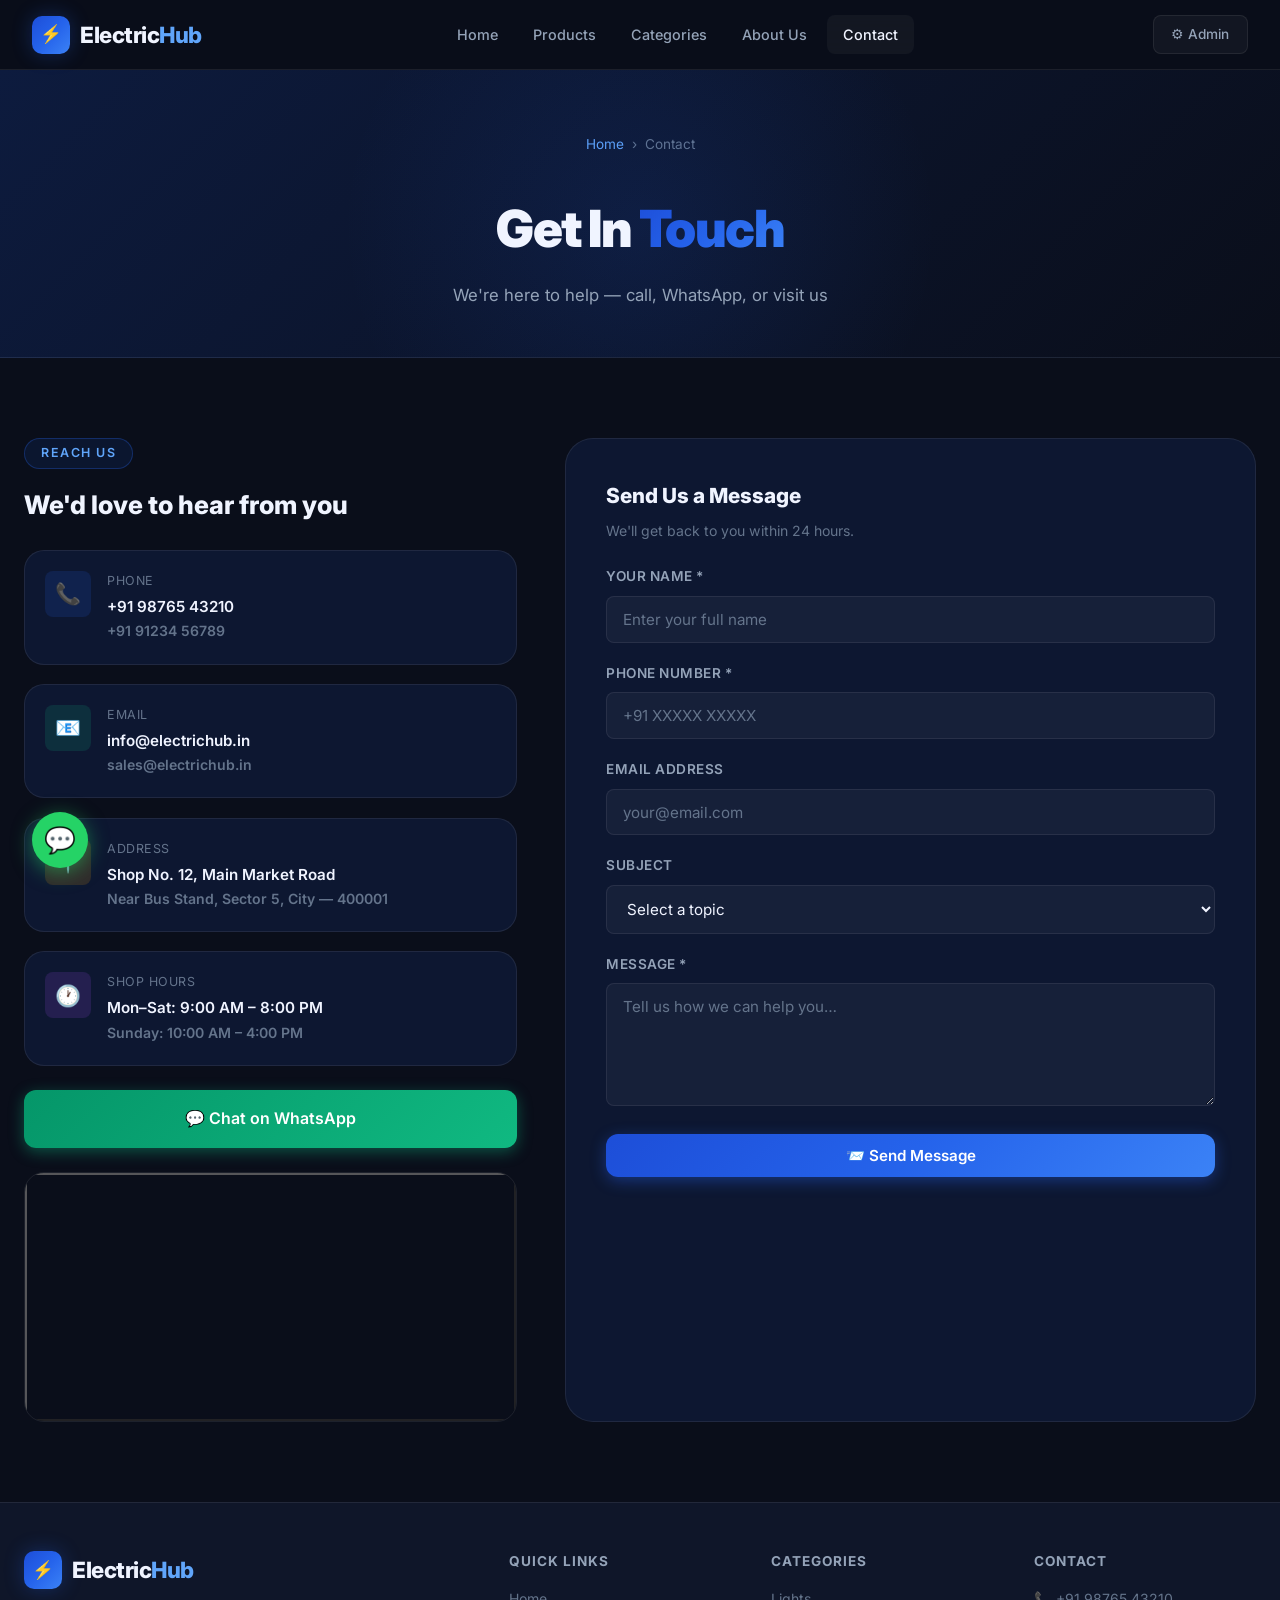
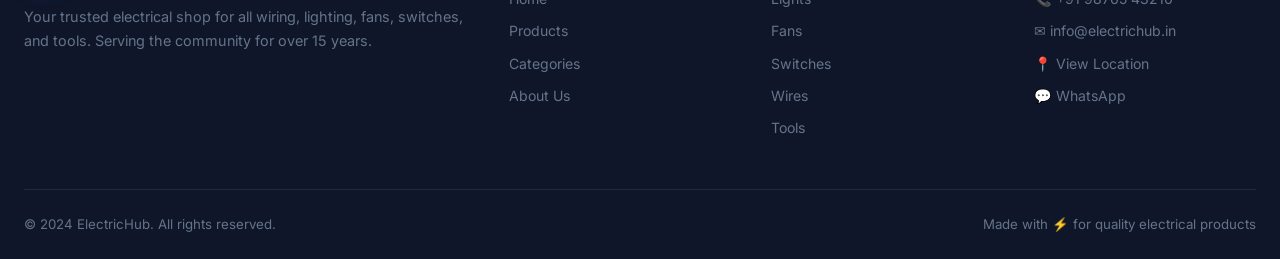
<file: electronic shop/contact.html>
<!DOCTYPE html>
<html lang="en">
<head>
  <meta charset="UTF-8">
  <meta name="viewport" content="width=device-width, initial-scale=1.0">
  <title>Contact Us — ElectricHub</title>
  <meta name="description" content="Contact ElectricHub — call, WhatsApp, or visit our shop. Get directions, enquire about products, or send us a message.">
  <link rel="stylesheet" href="css/style.css">
  <link rel="stylesheet" href="css/pages.css">
</head>
<body>
  <div id="navbar"></div>

  <div class="page-wrapper">
    <!-- Hero -->
    <div class="page-hero">
      <div class="container">
        <div class="breadcrumb" style="justify-content:center">
          <a href="index.html">Home</a>
          <span class="sep">›</span>
          <span>Contact</span>
        </div>
        <h1 class="page-hero-title animate-in">Get In <span class="shine">Touch</span></h1>
        <p class="page-hero-subtitle animate-in animate-in-delay-1">We're here to help — call, WhatsApp, or visit us</p>
      </div>
    </div>

    <section class="section">
      <div class="container">
        <div class="contact-grid">
          <!-- Left: Contact Info -->
          <div>
            <div class="section-label mb-2">Reach Us</div>
            <h2 style="font-size:1.6rem;font-weight:800;margin-bottom:1.5rem">We'd love to hear from you</h2>

            <div class="contact-info-cards">
              <div class="contact-info-card animate-in">
                <div class="contact-info-icon">📞</div>
                <div>
                  <div class="contact-info-label">Phone</div>
                  <div class="contact-info-value">
                    <a href="tel:+919876543210" style="color:var(--text-primary)">+91 98765 43210</a><br>
                    <a href="tel:+919123456789" style="color:var(--text-muted);font-size:0.88rem">+91 91234 56789</a>
                  </div>
                </div>
              </div>

              <div class="contact-info-card animate-in animate-in-delay-1">
                <div class="contact-info-icon">📧</div>
                <div>
                  <div class="contact-info-label">Email</div>
                  <div class="contact-info-value">
                    <a href="mailto:info@electrichub.in" style="color:var(--text-primary)">info@electrichub.in</a><br>
                    <a href="mailto:sales@electrichub.in" style="color:var(--text-muted);font-size:0.88rem">sales@electrichub.in</a>
                  </div>
                </div>
              </div>

              <div class="contact-info-card animate-in animate-in-delay-2">
                <div class="contact-info-icon">📍</div>
                <div>
                  <div class="contact-info-label">Address</div>
                  <div class="contact-info-value">
                    Shop No. 12, Main Market Road<br>
                    <span style="color:var(--text-muted);font-size:0.88rem">Near Bus Stand, Sector 5, City — 400001</span>
                  </div>
                </div>
              </div>

              <div class="contact-info-card animate-in animate-in-delay-3">
                <div class="contact-info-icon">🕐</div>
                <div>
                  <div class="contact-info-label">Shop Hours</div>
                  <div class="contact-info-value">
                    Mon–Sat: 9:00 AM – 8:00 PM<br>
                    <span style="color:var(--text-muted);font-size:0.88rem">Sunday: 10:00 AM – 4:00 PM</span>
                  </div>
                </div>
              </div>
            </div>

            <!-- WhatsApp Button -->
            <a href="https://wa.me/919876543210?text=Hi, I would like to enquire about your products." target="_blank"
               class="btn btn-green mt-3" style="width:100%;justify-content:center;font-size:1rem;padding:1rem">
              💬 Chat on WhatsApp
            </a>

            <!-- Map -->
            <div class="map-wrap">
              <iframe
                src="https://www.google.com/maps/embed?pb=!1m18!1m12!1m3!1d3771.981337024459!2d72.83!3d19.07!2m3!1f0!2f0!3f0!3m2!1i1024!2i768!4f13.1!3m3!1m2!1s0x0%3A0x0!2zMTnCsDA0JzEyLjAiTiA3MsKwNDknNDguMCJF!5e0!3m2!1sen!2sin!4v1620000000000!5m2!1sen!2sin"
                allowfullscreen=""
                loading="lazy"
                referrerpolicy="no-referrer-when-downgrade"
                title="ElectricHub Location">
              </iframe>
            </div>
          </div>

          <!-- Right: Contact Form -->
          <div class="contact-form-card animate-in animate-in-delay-1">
            <h3 style="font-size:1.3rem;font-weight:800;margin-bottom:0.5rem">Send Us a Message</h3>
            <p style="color:var(--text-muted);font-size:0.88rem;margin-bottom:1.5rem">We'll get back to you within 24 hours.</p>

            <form id="contactForm" onsubmit="submitForm(event)">
              <div class="form-group">
                <label for="contactName">Your Name *</label>
                <input type="text" id="contactName" class="form-control" placeholder="Enter your full name" required>
              </div>
              <div class="form-group">
                <label for="contactPhone">Phone Number *</label>
                <input type="tel" id="contactPhone" class="form-control" placeholder="+91 XXXXX XXXXX" required>
              </div>
              <div class="form-group">
                <label for="contactEmail">Email Address</label>
                <input type="email" id="contactEmail" class="form-control" placeholder="your@email.com">
              </div>
              <div class="form-group">
                <label for="contactSubject">Subject</label>
                <select id="contactSubject" class="form-control">
                  <option value="">Select a topic</option>
                  <option value="Product Enquiry">Product Enquiry</option>
                  <option value="Bulk Order">Bulk Order / Wholesale</option>
                  <option value="Price Query">Price Query</option>
                  <option value="Complaint">Complaint</option>
                  <option value="Other">Other</option>
                </select>
              </div>
              <div class="form-group">
                <label for="contactMessage">Message *</label>
                <textarea id="contactMessage" class="form-control" rows="5"
                          placeholder="Tell us how we can help you…" required
                          style="resize:vertical;min-height:120px"></textarea>
              </div>
              <button type="submit" class="btn btn-primary" style="width:100%;justify-content:center" id="submitBtn">
                📨 Send Message
              </button>
            </form>
          </div>
        </div>
      </div>
    </section>
  </div>

  <div id="footer"></div>

  <script src="js/data.js"></script>
  <script>
    document.getElementById('navbar').innerHTML = renderNavbar('contact.html');
    document.getElementById('footer').innerHTML = renderFooter();

    function submitForm(e) {
      e.preventDefault();
      const btn = document.getElementById('submitBtn');
      btn.textContent = '⏳ Sending…';
      btn.disabled = true;

      // Simulate sending
      setTimeout(() => {
        document.getElementById('contactForm').reset();
        btn.textContent = '✓ Message Sent!';
        btn.style.background = 'linear-gradient(135deg, #059669, #10b981)';
        showToast('Message sent successfully! We will contact you soon.', 'success');

        setTimeout(() => {
          btn.textContent = '📨 Send Message';
          btn.style.background = '';
          btn.disabled = false;
        }, 3000);
      }, 1200);
    }
  </script>
</body>
</html>
</file>
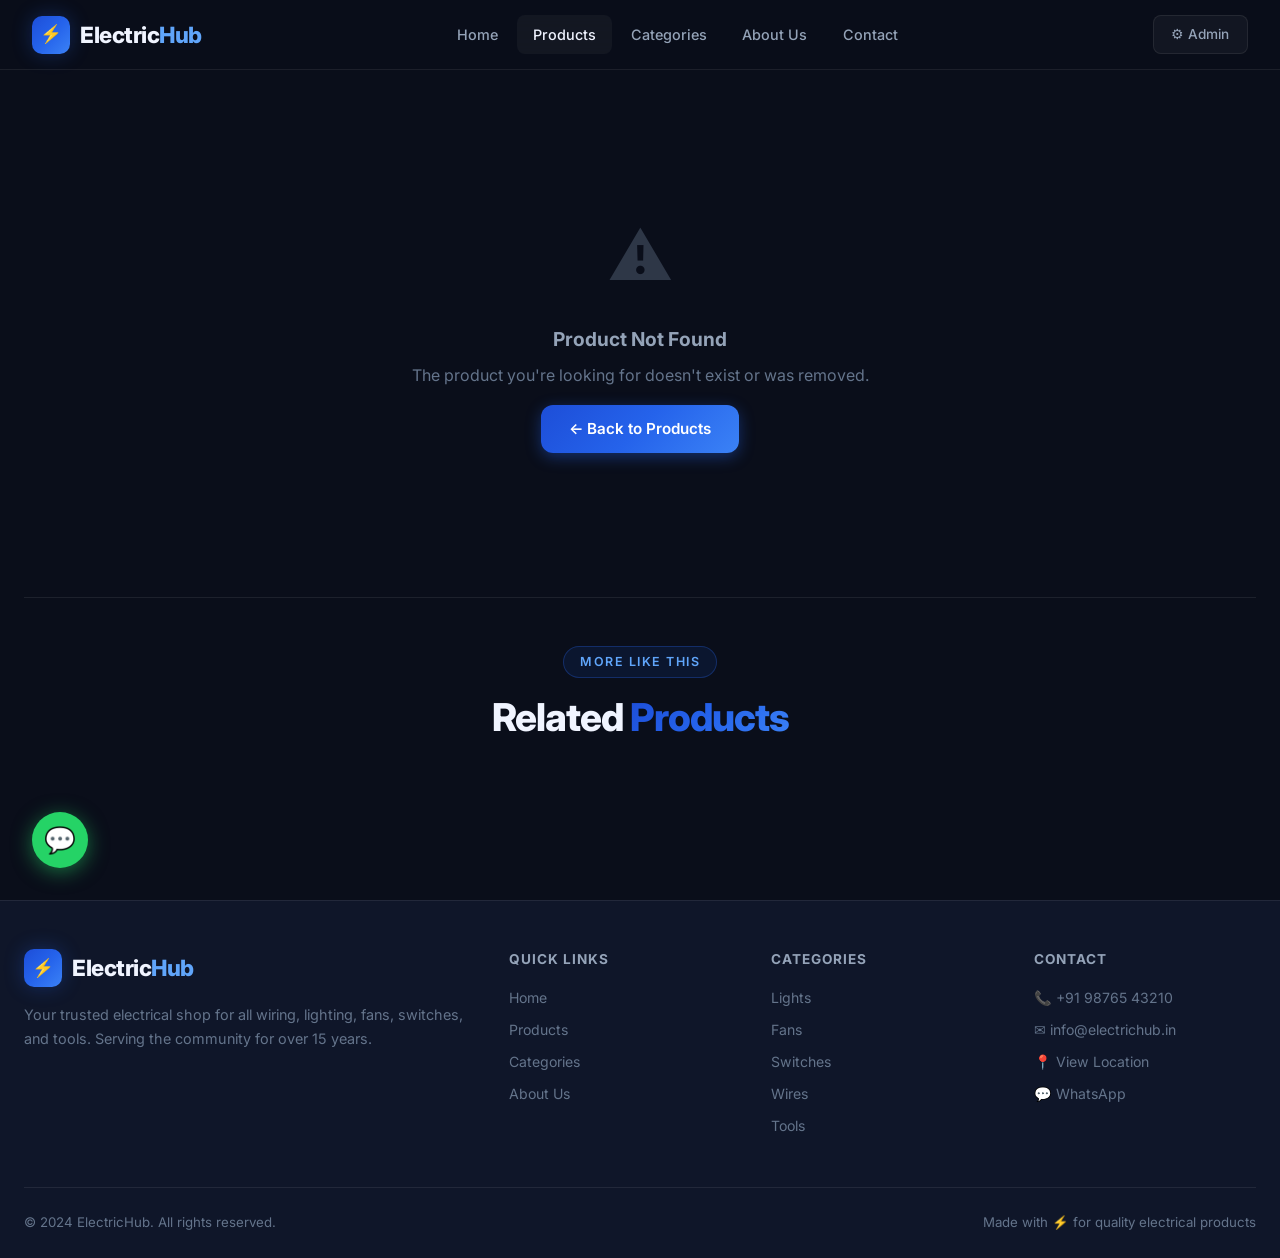
<file: electronic shop/product-detail.html>
<!DOCTYPE html>
<html lang="en">
<head>
  <meta charset="UTF-8">
  <meta name="viewport" content="width=device-width, initial-scale=1.0">
  <title>Product Details — ElectricHub</title>
  <meta name="description" content="Detailed product information, specifications, and availability at ElectricHub.">
  <link rel="stylesheet" href="css/style.css">
  <link rel="stylesheet" href="css/pages.css">
</head>
<body>
  <div id="navbar"></div>

  <div class="page-wrapper">
    <div class="container">
      <!-- Breadcrumb injected by JS -->
      <div id="breadcrumbWrap" style="padding-top:2.5rem"></div>

      <!-- Product Detail injected by JS -->
      <div id="productDetail"></div>

      <!-- Related Products -->
      <div class="divider"></div>
      <div class="section-header">
        <div class="section-label">More Like This</div>
        <h2 class="section-title">Related <span class="highlight">Products</span></h2>
      </div>
      <div class="products-grid" id="relatedGrid"></div>

      <div style="padding-bottom:4rem"></div>
    </div>
  </div>

  <div id="footer"></div>

  <script src="js/data.js"></script>
  <script>
    document.getElementById('navbar').innerHTML = renderNavbar('products.html');
    document.getElementById('footer').innerHTML = renderFooter();

    const params = new URLSearchParams(window.location.search);
    const productId = params.get('id');
    const product = getProductById(productId);

    if (!product) {
      document.getElementById('productDetail').innerHTML = `
        <div class="empty-state" style="padding:6rem 0">
          <div class="icon">⚠️</div>
          <h3>Product Not Found</h3>
          <p>The product you're looking for doesn't exist or was removed.</p>
          <a href="products.html" class="btn btn-primary mt-2">← Back to Products</a>
        </div>
      `;
    } else {
      // Update page title
      document.title = `${product.name} — ElectricHub`;

      // Breadcrumb
      document.getElementById('breadcrumbWrap').innerHTML = `
        <div class="breadcrumb">
          <a href="index.html">Home</a>
          <span class="sep">›</span>
          <a href="products.html">Products</a>
          <span class="sep">›</span>
          <a href="category.html?cat=${product.category}">${product.category}</a>
          <span class="sep">›</span>
          <span>${product.name}</span>
        </div>
      `;

      // Build specs rows
      const specsRows = Object.entries(product.specs || {}).map(([k, v]) => `
        <tr>
          <th>${k}</th>
          <td>${v}</td>
        </tr>
      `).join('');

      // WhatsApp enquiry message
      const waMsg = encodeURIComponent(`Hi, I'm interested in "${product.name}" (${formatPrice(product.price)}). Is it available?`);

      document.getElementById('productDetail').innerHTML = `
        <div class="product-detail-grid animate-in">
          <div class="product-detail-img-wrap">
            <img src="${product.image}" alt="${product.name}" onerror="this.src='images/led_bulb.png'">
          </div>
          <div class="product-detail-info">
            <div class="product-detail-category">${product.category}</div>
            <h1 class="product-detail-name">${product.name}</h1>
            <div class="product-detail-brand">Brand: <strong>${product.brand}</strong></div>
            <div style="margin-bottom:1.2rem">${getStockBadge(product.stock)}</div>
            <div class="product-detail-price">
              <span class="currency">₹</span>${Number(product.price).toLocaleString('en-IN')}
            </div>
            <p class="product-detail-desc">${product.description}</p>

            ${specsRows ? `
              <h3 style="font-size:1rem;font-weight:700;margin-bottom:0.75rem;color:var(--text-secondary)">SPECIFICATIONS</h3>
              <table class="specs-table">
                <tbody>${specsRows}</tbody>
              </table>
            ` : ''}

            <div class="product-actions">
              <a href="https://wa.me/919876543210?text=${waMsg}" target="_blank" class="btn btn-green">
                💬 WhatsApp Enquiry
              </a>
              <a href="contact.html" class="btn btn-secondary">📞 Call for Price</a>
            </div>
          </div>
        </div>
      `;

      // Related products (same category, excluding current)
      const related = getProductsByCategory(product.category)
        .filter(p => p.id !== product.id)
        .slice(0, 4);
      const relatedGrid = document.getElementById('relatedGrid');
      if (related.length > 0) {
        relatedGrid.innerHTML = related.map(p => buildProductCard(p)).join('');
      } else {
        relatedGrid.innerHTML = '<p class="text-muted">No related products found.</p>';
      }
    }
  </script>
</body>
</html>
</file>
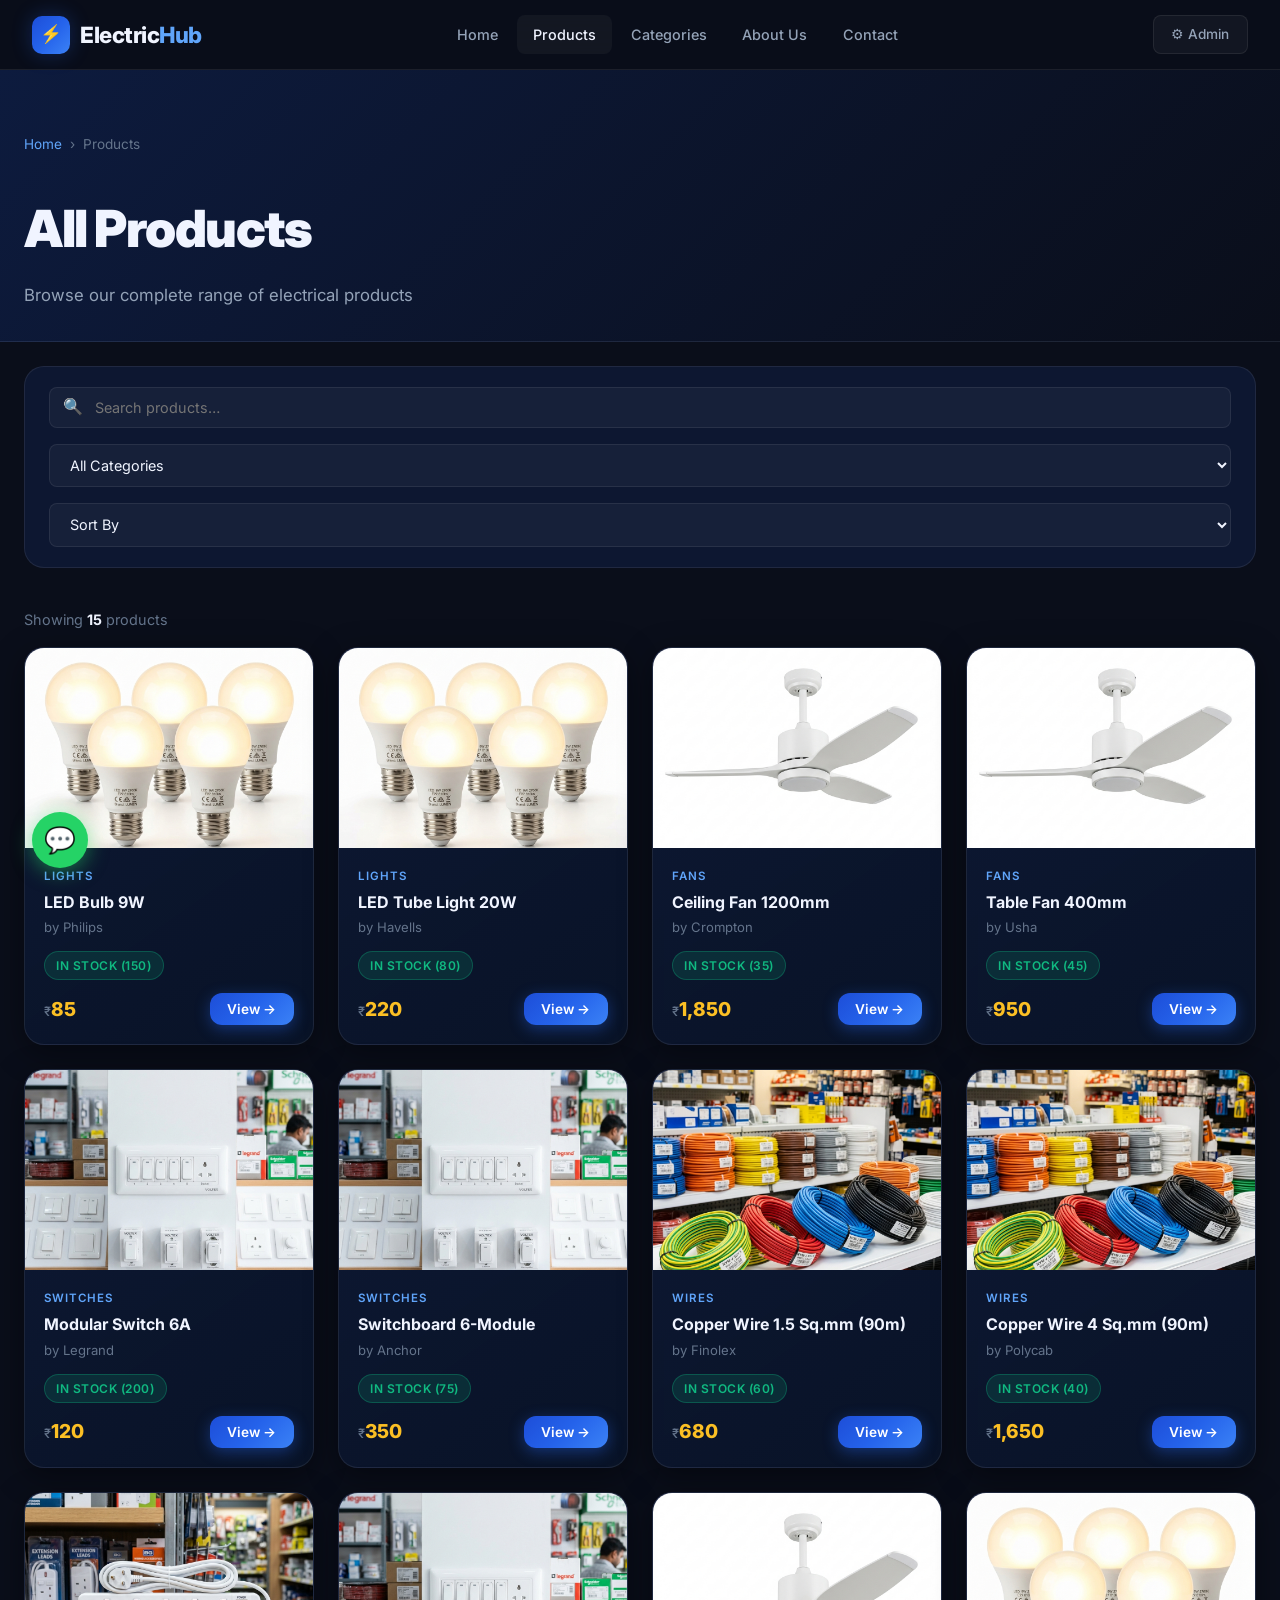
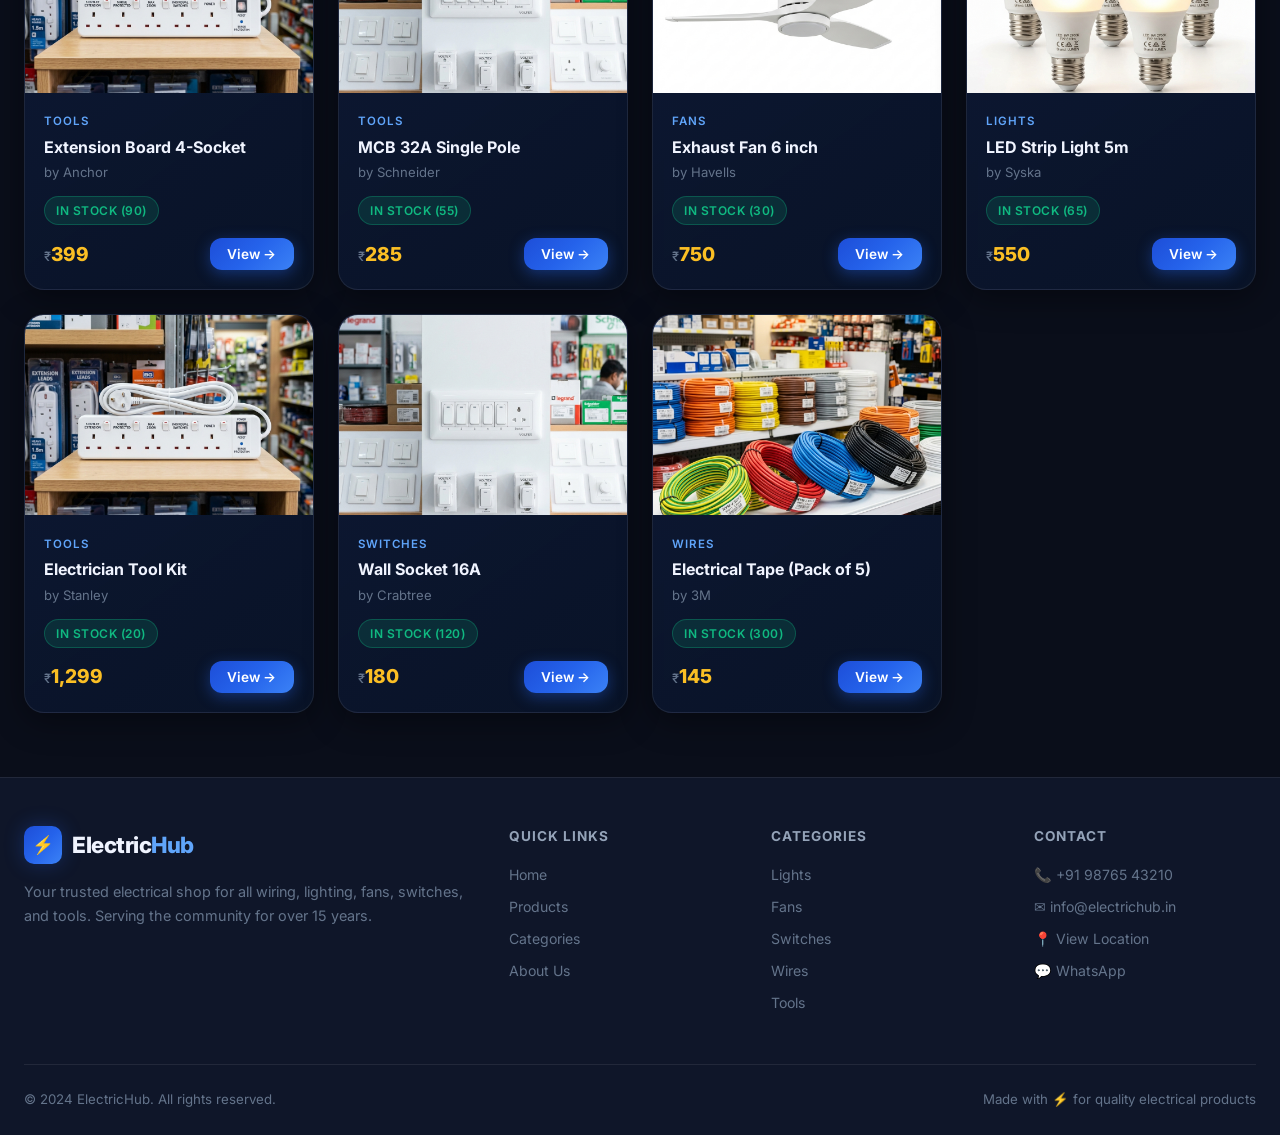
<file: electronic shop/products.html>
<!DOCTYPE html>
<html lang="en">
<head>
  <meta charset="UTF-8">
  <meta name="viewport" content="width=device-width, initial-scale=1.0">
  <title>All Products — ElectricHub</title>
  <meta name="description" content="Browse all electrical products at ElectricHub — LED bulbs, fans, switches, wires, extension boards and more. Best prices guaranteed.">
  <link rel="stylesheet" href="css/style.css">
  <link rel="stylesheet" href="css/pages.css">
</head>
<body>
  <div id="navbar"></div>

  <div class="page-wrapper">
    <!-- Hero -->
    <div class="products-page-hero">
      <div class="container">
        <div class="breadcrumb">
          <a href="index.html">Home</a>
          <span class="sep">›</span>
          <span>Products</span>
        </div>
        <h1 class="page-hero-title animate-in">All Products</h1>
        <p class="page-hero-subtitle animate-in animate-in-delay-1">Browse our complete range of electrical products</p>
      </div>
    </div>

    <div class="container">
      <!-- Filter Bar -->
      <div class="filter-bar mt-3" id="filterBar">
        <div class="search-input">
          <span class="search-icon">🔍</span>
          <input type="text" id="searchInput" placeholder="Search products…" oninput="filterProducts()">
        </div>
        <select id="catFilter" class="form-control" onchange="filterProducts()" style="min-width:160px">
          <option value="">All Categories</option>
        </select>
        <select id="sortFilter" class="form-control" onchange="filterProducts()" style="min-width:160px">
          <option value="">Sort By</option>
          <option value="price-asc">Price: Low to High</option>
          <option value="price-desc">Price: High to Low</option>
          <option value="name-asc">Name: A to Z</option>
          <option value="stock-desc">Highest Stock</option>
        </select>
      </div>

      <!-- Count -->
      <div class="products-count" id="productsCount"></div>

      <!-- Products Grid -->
      <div class="products-grid" id="productsGrid"></div>

      <!-- Empty State -->
      <div class="empty-state hidden" id="emptyState">
        <div class="icon">🔍</div>
        <h3>No products found</h3>
        <p>Try adjusting your search or filter criteria.</p>
        <button class="btn btn-primary mt-2" onclick="clearFilters()">Clear Filters</button>
      </div>

      <div style="padding-bottom:4rem"></div>
    </div>
  </div>

  <div id="footer"></div>

  <script src="js/data.js"></script>
  <script>
    document.getElementById('navbar').innerHTML = renderNavbar('products.html');
    document.getElementById('footer').innerHTML = renderFooter();

    // Populate category filter
    const catFilter = document.getElementById('catFilter');
    getCategories().forEach(cat => {
      catFilter.innerHTML += `<option value="${cat}">${cat}</option>`;
    });

    function filterProducts() {
      const search = document.getElementById('searchInput').value.toLowerCase();
      const cat = document.getElementById('catFilter').value;
      const sort = document.getElementById('sortFilter').value;

      let results = getProducts();

      // Filter by search
      if (search) {
        results = results.filter(p =>
          p.name.toLowerCase().includes(search) ||
          p.brand.toLowerCase().includes(search) ||
          p.category.toLowerCase().includes(search) ||
          p.description.toLowerCase().includes(search)
        );
      }

      // Filter by category
      if (cat) results = results.filter(p => p.category === cat);

      // Sort
      if (sort === 'price-asc') results.sort((a, b) => a.price - b.price);
      else if (sort === 'price-desc') results.sort((a, b) => b.price - a.price);
      else if (sort === 'name-asc') results.sort((a, b) => a.name.localeCompare(b.name));
      else if (sort === 'stock-desc') results.sort((a, b) => b.stock - a.stock);

      renderProducts(results);
    }

    function renderProducts(products) {
      const grid = document.getElementById('productsGrid');
      const empty = document.getElementById('emptyState');
      const count = document.getElementById('productsCount');

      if (products.length === 0) {
        grid.innerHTML = '';
        empty.classList.remove('hidden');
        count.innerHTML = '';
      } else {
        empty.classList.add('hidden');
        count.innerHTML = `Showing <strong>${products.length}</strong> products`;
        grid.innerHTML = products.map(p => buildProductCard(p)).join('');
      }
    }

    function clearFilters() {
      document.getElementById('searchInput').value = '';
      document.getElementById('catFilter').value = '';
      document.getElementById('sortFilter').value = '';
      filterProducts();
    }

    // Check for ?cat= URL param
    const urlParams = new URLSearchParams(window.location.search);
    const presetCat = urlParams.get('cat');
    if (presetCat) {
      document.getElementById('catFilter').value = presetCat;
    }

    filterProducts();
  </script>
</body>
</html>
</file>
<file: electronic shop/css/style.css>
/* ===================================================
   ELECTRIC SHOP - Global Design System
   =================================================== */

@import url('https://fonts.googleapis.com/css2?family=Inter:wght@300;400;500;600;700;800;900&display=swap');

/* ── CSS Variables ── */
:root {
  --bg-primary:    #0a0e1a;
  --bg-secondary:  #0f1629;
  --bg-card:       rgba(15, 25, 55, 0.85);
  --bg-glass:      rgba(255,255,255,0.04);
  --border-glass:  rgba(255,255,255,0.08);
  --blue-primary:  #2563eb;
  --blue-light:    #3b82f6;
  --blue-glow:     #60a5fa;
  --amber:         #f59e0b;
  --amber-light:   #fbbf24;
  --green:         #10b981;
  --red:           #ef4444;
  --text-primary:  #f0f4ff;
  --text-secondary:#94a3b8;
  --text-muted:    #64748b;
  --gradient-hero: linear-gradient(135deg, #0a0e1a 0%, #0d1b3e 50%, #091428 100%);
  --gradient-blue: linear-gradient(135deg, #1d4ed8, #2563eb, #3b82f6);
  --gradient-card: linear-gradient(145deg, rgba(15,25,55,0.9), rgba(9,20,40,0.95));
  --shadow-card:   0 8px 32px rgba(0,0,0,0.4);
  --shadow-glow:   0 0 20px rgba(37,99,235,0.3);
  --radius-sm:     8px;
  --radius-md:     12px;
  --radius-lg:     20px;
  --radius-xl:     28px;
  --transition:    0.3s cubic-bezier(0.4, 0, 0.2, 1);
}

/* ── Reset ── */
*, *::before, *::after { margin: 0; padding: 0; box-sizing: border-box; }
html { scroll-behavior: smooth; }
body {
  font-family: 'Inter', sans-serif;
  background: var(--bg-primary);
  color: var(--text-primary);
  line-height: 1.6;
  min-height: 100vh;
  overflow-x: hidden;
}
a { text-decoration: none; color: inherit; }
ul { list-style: none; }
img { max-width: 100%; display: block; }
button { cursor: pointer; font-family: inherit; border: none; outline: none; }
input, textarea, select { font-family: inherit; }

/* ── Scrollbar ── */
::-webkit-scrollbar { width: 6px; }
::-webkit-scrollbar-track { background: var(--bg-primary); }
::-webkit-scrollbar-thumb { background: var(--blue-primary); border-radius: 3px; }

/* ══════════════════════════════════════════════════
   NAVIGATION
══════════════════════════════════════════════════ */
.navbar {
  position: fixed;
  top: 0; left: 0; right: 0;
  z-index: 1000;
  padding: 0 2rem;
  height: 70px;
  display: flex;
  align-items: center;
  justify-content: space-between;
  background: rgba(10, 14, 26, 0.92);
  backdrop-filter: blur(20px);
  border-bottom: 1px solid var(--border-glass);
  transition: var(--transition);
}
.navbar.scrolled { background: rgba(10,14,26,0.98); box-shadow: 0 4px 30px rgba(0,0,0,0.5); }

.nav-logo {
  display: flex;
  align-items: center;
  gap: 10px;
  font-weight: 800;
  font-size: 1.4rem;
  letter-spacing: -0.5px;
}
.nav-logo .logo-icon {
  width: 38px; height: 38px;
  background: var(--gradient-blue);
  border-radius: 10px;
  display: flex; align-items: center; justify-content: center;
  font-size: 1.1rem;
  box-shadow: var(--shadow-glow);
}
.nav-logo .brand-name { color: var(--text-primary); }
.nav-logo .brand-accent { color: var(--blue-glow); }

.nav-links {
  display: flex;
  align-items: center;
  gap: 0.2rem;
}
.nav-links a {
  padding: 0.5rem 1rem;
  border-radius: var(--radius-sm);
  font-size: 0.9rem;
  font-weight: 500;
  color: var(--text-secondary);
  transition: var(--transition);
}
.nav-links a:hover, .nav-links a.active {
  color: var(--text-primary);
  background: var(--bg-glass);
}

.nav-actions { display: flex; align-items: center; gap: 0.8rem; }

.btn-admin {
  padding: 0.45rem 1.1rem;
  background: var(--bg-glass);
  border: 1px solid var(--border-glass);
  border-radius: var(--radius-sm);
  color: var(--text-secondary);
  font-size: 0.85rem;
  font-weight: 500;
  transition: var(--transition);
}
.btn-admin:hover {
  color: var(--amber);
  border-color: var(--amber);
  background: rgba(245,158,11,0.1);
}

.hamburger {
  display: none;
  flex-direction: column;
  gap: 5px;
  cursor: pointer;
  padding: 4px;
}
.hamburger span {
  display: block;
  width: 24px; height: 2px;
  background: var(--text-primary);
  border-radius: 2px;
  transition: var(--transition);
}

/* Mobile nav */
@media (max-width: 768px) {
  .hamburger { display: flex; }
  .nav-links {
    position: fixed;
    top: 70px; left: 0; right: 0;
    flex-direction: column;
    background: var(--bg-secondary);
    border-bottom: 1px solid var(--border-glass);
    padding: 1rem 0;
    gap: 0;
    transform: translateY(-100%);
    opacity: 0;
    pointer-events: none;
    transition: var(--transition);
  }
  .nav-links.open { transform: translateY(0); opacity: 1; pointer-events: all; }
  .nav-links a { display: block; padding: 0.75rem 2rem; border-radius: 0; }
}

/* ══════════════════════════════════════════════════
   BUTTONS
══════════════════════════════════════════════════ */
.btn {
  display: inline-flex;
  align-items: center;
  gap: 0.5rem;
  padding: 0.75rem 1.75rem;
  border-radius: var(--radius-md);
  font-weight: 600;
  font-size: 0.95rem;
  transition: var(--transition);
  cursor: pointer;
}
.btn-primary {
  background: var(--gradient-blue);
  color: #fff;
  box-shadow: 0 4px 15px rgba(37,99,235,0.4);
}
.btn-primary:hover {
  transform: translateY(-2px);
  box-shadow: 0 8px 25px rgba(37,99,235,0.5);
}
.btn-secondary {
  background: transparent;
  color: var(--text-primary);
  border: 1px solid var(--border-glass);
}
.btn-secondary:hover {
  border-color: var(--blue-light);
  background: rgba(37,99,235,0.1);
}
.btn-amber {
  background: linear-gradient(135deg, #d97706, #f59e0b);
  color: #000;
  font-weight: 700;
  box-shadow: 0 4px 15px rgba(245,158,11,0.4);
}
.btn-amber:hover { transform: translateY(-2px); box-shadow: 0 8px 25px rgba(245,158,11,0.5); }
.btn-green {
  background: linear-gradient(135deg, #059669, #10b981);
  color: #fff;
  box-shadow: 0 4px 15px rgba(16,185,129,0.4);
}
.btn-green:hover { transform: translateY(-2px); }
.btn-danger {
  background: linear-gradient(135deg, #b91c1c, #ef4444);
  color: #fff;
  padding: 0.5rem 1rem;
  font-size: 0.85rem;
}
.btn-danger:hover { transform: translateY(-1px); }
.btn-sm { padding: 0.5rem 1.1rem; font-size: 0.85rem; }

/* ══════════════════════════════════════════════════
   BADGES & TAGS
══════════════════════════════════════════════════ */
.badge {
  display: inline-block;
  padding: 0.25rem 0.7rem;
  border-radius: 20px;
  font-size: 0.75rem;
  font-weight: 600;
  text-transform: uppercase;
  letter-spacing: 0.5px;
}
.badge-green { background: rgba(16,185,129,0.15); color: var(--green); border: 1px solid rgba(16,185,129,0.3); }
.badge-red { background: rgba(239,68,68,0.15); color: var(--red); border: 1px solid rgba(239,68,68,0.3); }
.badge-amber { background: rgba(245,158,11,0.15); color: var(--amber); border: 1px solid rgba(245,158,11,0.3); }
.badge-blue { background: rgba(59,130,246,0.15); color: var(--blue-glow); border: 1px solid rgba(59,130,246,0.3); }

/* ══════════════════════════════════════════════════
   CARDS
══════════════════════════════════════════════════ */
.card {
  background: var(--gradient-card);
  border: 1px solid var(--border-glass);
  border-radius: var(--radius-lg);
  overflow: hidden;
  transition: var(--transition);
  box-shadow: var(--shadow-card);
}
.card:hover {
  transform: translateY(-4px);
  border-color: rgba(37,99,235,0.3);
  box-shadow: 0 16px 40px rgba(0,0,0,0.5), 0 0 0 1px rgba(37,99,235,0.1);
}

/* ══════════════════════════════════════════════════
   PRODUCT CARD
══════════════════════════════════════════════════ */
.product-card {
  background: var(--gradient-card);
  border: 1px solid var(--border-glass);
  border-radius: var(--radius-lg);
  overflow: hidden;
  transition: var(--transition);
  box-shadow: var(--shadow-card);
  cursor: pointer;
  position: relative;
}
.product-card:hover {
  transform: translateY(-6px);
  border-color: rgba(37,99,235,0.4);
  box-shadow: 0 20px 50px rgba(0,0,0,0.5), var(--shadow-glow);
}
.product-card-img {
  width: 100%;
  height: 200px;
  object-fit: cover;
  background: linear-gradient(135deg, #111827, #1f2937);
  transition: transform 0.5s ease;
}
.product-card:hover .product-card-img { transform: scale(1.05); }
.product-card-body { padding: 1.2rem; }
.product-card-category {
  font-size: 0.72rem;
  font-weight: 600;
  text-transform: uppercase;
  letter-spacing: 1px;
  color: var(--blue-glow);
  margin-bottom: 0.4rem;
}
.product-card-name {
  font-size: 1rem;
  font-weight: 700;
  margin-bottom: 0.3rem;
  color: var(--text-primary);
  line-height: 1.3;
}
.product-card-brand {
  font-size: 0.82rem;
  color: var(--text-muted);
  margin-bottom: 0.8rem;
}
.product-card-footer {
  display: flex;
  align-items: center;
  justify-content: space-between;
  margin-top: 0.8rem;
}
.product-card-price {
  font-size: 1.2rem;
  font-weight: 800;
  color: var(--amber-light);
}
.product-card-price span { font-size: 0.8rem; font-weight: 500; color: var(--text-muted); }

/* ══════════════════════════════════════════════════
   SECTION HEADERS
══════════════════════════════════════════════════ */
.section-header {
  text-align: center;
  margin-bottom: 3rem;
}
.section-label {
  display: inline-block;
  padding: 0.3rem 1rem;
  background: rgba(37,99,235,0.1);
  border: 1px solid rgba(37,99,235,0.3);
  border-radius: 20px;
  font-size: 0.78rem;
  font-weight: 600;
  text-transform: uppercase;
  letter-spacing: 1.5px;
  color: var(--blue-glow);
  margin-bottom: 1rem;
}
.section-title {
  font-size: clamp(1.8rem, 3vw, 2.8rem);
  font-weight: 800;
  letter-spacing: -1px;
  line-height: 1.2;
}
.section-title .highlight {
  background: var(--gradient-blue);
  -webkit-background-clip: text;
  -webkit-text-fill-color: transparent;
  background-clip: text;
}
.section-subtitle {
  margin-top: 0.8rem;
  color: var(--text-secondary);
  font-size: 1rem;
  max-width: 500px;
  margin-left: auto;
  margin-right: auto;
}

/* ══════════════════════════════════════════════════
   GRIDS
══════════════════════════════════════════════════ */
.products-grid {
  display: grid;
  grid-template-columns: repeat(auto-fill, minmax(240px, 1fr));
  gap: 1.5rem;
}
.categories-grid {
  display: grid;
  grid-template-columns: repeat(auto-fill, minmax(160px, 1fr));
  gap: 1rem;
}

/* ══════════════════════════════════════════════════
   FORM ELEMENTS
══════════════════════════════════════════════════ */
.form-group { margin-bottom: 1.25rem; }
.form-group label {
  display: block;
  font-size: 0.85rem;
  font-weight: 600;
  color: var(--text-secondary);
  margin-bottom: 0.5rem;
  text-transform: uppercase;
  letter-spacing: 0.5px;
}
.form-control {
  width: 100%;
  padding: 0.8rem 1rem;
  background: rgba(255,255,255,0.04);
  border: 1px solid var(--border-glass);
  border-radius: var(--radius-sm);
  color: var(--text-primary);
  font-size: 0.95rem;
  transition: var(--transition);
}
.form-control:focus {
  outline: none;
  border-color: var(--blue-primary);
  background: rgba(37,99,235,0.08);
  box-shadow: 0 0 0 3px rgba(37,99,235,0.15);
}
.form-control::placeholder { color: var(--text-muted); }
select.form-control option { background: var(--bg-secondary); color: var(--text-primary); }

/* ══════════════════════════════════════════════════
   PAGE WRAPPER
══════════════════════════════════════════════════ */
.page-wrapper {
  padding-top: 70px;
  min-height: 100vh;
}
.container {
  max-width: 1280px;
  margin: 0 auto;
  padding: 0 1.5rem;
}
.section { padding: 5rem 0; }
.section-sm { padding: 3rem 0; }

/* ══════════════════════════════════════════════════
   PAGE HERO (inner pages)
══════════════════════════════════════════════════ */
.page-hero {
  background: linear-gradient(135deg, #0d1b3e, #0a0e1a);
  border-bottom: 1px solid var(--border-glass);
  padding: 4rem 0 3rem;
  text-align: center;
  position: relative;
  overflow: hidden;
}
.page-hero::before {
  content: '';
  position: absolute;
  top: -50%;
  left: 50%;
  transform: translateX(-50%);
  width: 600px; height: 600px;
  background: radial-gradient(circle, rgba(37,99,235,0.12) 0%, transparent 70%);
  pointer-events: none;
}
.page-hero-title {
  font-size: clamp(2rem, 4vw, 3.5rem);
  font-weight: 900;
  letter-spacing: -1.5px;
}
.page-hero-subtitle {
  color: var(--text-secondary);
  margin-top: 0.75rem;
  font-size: 1.05rem;
}

/* ══════════════════════════════════════════════════
   BREADCRUMB
══════════════════════════════════════════════════ */
.breadcrumb {
  display: flex;
  align-items: center;
  gap: 0.5rem;
  font-size: 0.85rem;
  color: var(--text-muted);
  margin-bottom: 2rem;
}
.breadcrumb a { color: var(--blue-glow); }
.breadcrumb a:hover { text-decoration: underline; }
.breadcrumb .sep { color: var(--text-muted); }

/* ══════════════════════════════════════════════════
   DIVIDER
══════════════════════════════════════════════════ */
.divider {
  height: 1px;
  background: var(--border-glass);
  margin: 3rem 0;
}

/* ══════════════════════════════════════════════════
   ALERT / TOAST
══════════════════════════════════════════════════ */
.toast {
  position: fixed;
  bottom: 2rem; right: 2rem;
  background: var(--bg-card);
  border: 1px solid var(--border-glass);
  border-radius: var(--radius-md);
  padding: 1rem 1.5rem;
  display: flex;
  align-items: center;
  gap: 0.75rem;
  font-size: 0.9rem;
  font-weight: 500;
  z-index: 9999;
  animation: slideInToast 0.3s ease, fadeOutToast 0.4s ease 3s forwards;
  backdrop-filter: blur(20px);
  min-width: 260px;
  box-shadow: 0 8px 30px rgba(0,0,0,0.5);
}
.toast.success { border-color: rgba(16,185,129,0.4); color: var(--green); }
.toast.error { border-color: rgba(239,68,68,0.4); color: var(--red); }
@keyframes slideInToast {
  from { transform: translateX(120%); opacity: 0; }
  to { transform: translateX(0); opacity: 1; }
}
@keyframes fadeOutToast {
  from { opacity: 1; }
  to { opacity: 0; pointer-events: none; }
}

/* ══════════════════════════════════════════════════
   FOOTER
══════════════════════════════════════════════════ */
.footer {
  background: var(--bg-secondary);
  border-top: 1px solid var(--border-glass);
  padding: 3rem 0 1.5rem;
}
.footer-grid {
  display: grid;
  grid-template-columns: 2fr 1fr 1fr 1fr;
  gap: 2.5rem;
  margin-bottom: 2.5rem;
}
.footer-brand .nav-logo { margin-bottom: 1rem; }
.footer-brand p { color: var(--text-muted); font-size: 0.9rem; line-height: 1.7; }
.footer-col h4 {
  font-size: 0.85rem;
  font-weight: 700;
  text-transform: uppercase;
  letter-spacing: 1px;
  color: var(--text-secondary);
  margin-bottom: 1rem;
}
.footer-col a {
  display: block;
  color: var(--text-muted);
  font-size: 0.88rem;
  margin-bottom: 0.6rem;
  transition: var(--transition);
}
.footer-col a:hover { color: var(--blue-glow); padding-left: 4px; }
.footer-bottom {
  border-top: 1px solid var(--border-glass);
  padding-top: 1.5rem;
  display: flex;
  align-items: center;
  justify-content: space-between;
  color: var(--text-muted);
  font-size: 0.83rem;
}
@media (max-width: 768px) {
  .footer-grid { grid-template-columns: 1fr 1fr; gap: 2rem; }
  .footer-bottom { flex-direction: column; gap: 0.5rem; text-align: center; }
}
@media (max-width: 480px) {
  .footer-grid { grid-template-columns: 1fr; }
}

/* ══════════════════════════════════════════════════
   WHATSAPP FLOATING BUTTON
══════════════════════════════════════════════════ */
.whatsapp-float {
  position: fixed;
  bottom: 2rem; left: 2rem;
  z-index: 900;
  width: 56px; height: 56px;
  background: #25d366;
  border-radius: 50%;
  display: flex; align-items: center; justify-content: center;
  font-size: 1.6rem;
  box-shadow: 0 4px 20px rgba(37,211,102,0.5);
  transition: var(--transition);
  animation: pulse 2s infinite;
}
.whatsapp-float:hover { transform: scale(1.1); }
@keyframes pulse {
  0%, 100% { box-shadow: 0 4px 20px rgba(37,211,102,0.5); }
  50% { box-shadow: 0 4px 35px rgba(37,211,102,0.8); }
}

/* ══════════════════════════════════════════════════
   EMPTY STATE
══════════════════════════════════════════════════ */
.empty-state {
  text-align: center;
  padding: 4rem 2rem;
  color: var(--text-muted);
}
.empty-state .icon { font-size: 4rem; margin-bottom: 1rem; opacity: 0.4; }
.empty-state h3 { font-size: 1.2rem; color: var(--text-secondary); margin-bottom: 0.5rem; }

/* ══════════════════════════════════════════════════
   SEARCH & FILTER BAR
══════════════════════════════════════════════════ */
.filter-bar {
  display: flex;
  align-items: center;
  gap: 1rem;
  flex-wrap: wrap;
  margin-bottom: 2.5rem;
  padding: 1.25rem 1.5rem;
  background: var(--bg-card);
  border: 1px solid var(--border-glass);
  border-radius: var(--radius-lg);
}
.filter-bar .search-input {
  flex: 1;
  min-width: 200px;
  position: relative;
}
.filter-bar .search-input input {
  width: 100%;
  padding: 0.7rem 1rem 0.7rem 2.8rem;
  background: var(--bg-glass);
  border: 1px solid var(--border-glass);
  border-radius: var(--radius-sm);
  color: var(--text-primary);
  font-size: 0.9rem;
  transition: var(--transition);
}
.filter-bar .search-input input:focus {
  outline: none;
  border-color: var(--blue-primary);
  background: rgba(37,99,235,0.08);
}
.filter-bar .search-input .search-icon {
  position: absolute;
  left: 0.9rem;
  top: 50%;
  transform: translateY(-50%);
  color: var(--text-muted);
  pointer-events: none;
}
.filter-bar select {
  padding: 0.7rem 1rem;
  background: var(--bg-glass);
  border: 1px solid var(--border-glass);
  border-radius: var(--radius-sm);
  color: var(--text-primary);
  font-size: 0.9rem;
  min-width: 150px;
}
.filter-bar select:focus { outline: none; border-color: var(--blue-primary); }

/* ══════════════════════════════════════════════════
   CATEGORY PILLS
══════════════════════════════════════════════════ */
.cat-pills {
  display: flex;
  gap: 0.6rem;
  flex-wrap: wrap;
  margin-bottom: 2.5rem;
}
.cat-pill {
  padding: 0.5rem 1.2rem;
  border-radius: 20px;
  border: 1px solid var(--border-glass);
  background: var(--bg-glass);
  color: var(--text-secondary);
  font-size: 0.88rem;
  font-weight: 500;
  cursor: pointer;
  transition: var(--transition);
}
.cat-pill:hover, .cat-pill.active {
  background: var(--blue-primary);
  border-color: var(--blue-primary);
  color: #fff;
}

/* ══════════════════════════════════════════════════
   TABLE (Admin)
══════════════════════════════════════════════════ */
.admin-table-wrap {
  overflow-x: auto;
  border-radius: var(--radius-lg);
  border: 1px solid var(--border-glass);
}
.admin-table {
  width: 100%;
  border-collapse: collapse;
  font-size: 0.88rem;
}
.admin-table th {
  background: rgba(37,99,235,0.1);
  padding: 0.9rem 1.1rem;
  text-align: left;
  font-weight: 700;
  text-transform: uppercase;
  letter-spacing: 0.5px;
  font-size: 0.78rem;
  color: var(--blue-glow);
  border-bottom: 1px solid var(--border-glass);
  white-space: nowrap;
}
.admin-table td {
  padding: 0.85rem 1.1rem;
  border-bottom: 1px solid rgba(255,255,255,0.03);
  color: var(--text-secondary);
  vertical-align: middle;
}
.admin-table tr:last-child td { border-bottom: none; }
.admin-table tr:hover td { background: var(--bg-glass); color: var(--text-primary); }
.admin-table .product-thumb {
  width: 48px; height: 48px;
  border-radius: var(--radius-sm);
  object-fit: cover;
  background: var(--bg-primary);
}

/* ══════════════════════════════════════════════════
   MODAL
══════════════════════════════════════════════════ */
.modal-overlay {
  position: fixed;
  inset: 0;
  background: rgba(0,0,0,0.7);
  backdrop-filter: blur(8px);
  z-index: 2000;
  display: flex;
  align-items: center;
  justify-content: center;
  padding: 1rem;
  animation: fadeInOverlay 0.2s ease;
}
@keyframes fadeInOverlay { from { opacity: 0; } to { opacity: 1; } }
.modal {
  background: var(--bg-secondary);
  border: 1px solid var(--border-glass);
  border-radius: var(--radius-xl);
  width: 100%;
  max-width: 550px;
  max-height: 90vh;
  overflow-y: auto;
  padding: 2rem;
  animation: slideUpModal 0.3s ease;
  position: relative;
}
@keyframes slideUpModal {
  from { transform: translateY(30px); opacity: 0; }
  to { transform: translateY(0); opacity: 1; }
}
.modal-header {
  display: flex;
  align-items: center;
  justify-content: space-between;
  margin-bottom: 1.5rem;
}
.modal-title { font-size: 1.3rem; font-weight: 800; }
.modal-close {
  width: 32px; height: 32px;
  border-radius: 50%;
  display: flex; align-items: center; justify-content: center;
  background: var(--bg-glass);
  color: var(--text-secondary);
  font-size: 1.1rem;
  transition: var(--transition);
  cursor: pointer;
  border: 1px solid var(--border-glass);
}
.modal-close:hover { background: rgba(239,68,68,0.2); color: var(--red); border-color: rgba(239,68,68,0.4); }

/* ══════════════════════════════════════════════════
   UTILITY CLASSES
══════════════════════════════════════════════════ */
.text-center { text-align: center; }
.text-muted { color: var(--text-muted); }
.text-blue { color: var(--blue-glow); }
.text-amber { color: var(--amber); }
.text-green { color: var(--green); }
.text-red { color: var(--red); }
.mt-1 { margin-top: 0.5rem; }
.mt-2 { margin-top: 1rem; }
.mt-3 { margin-top: 1.5rem; }
.mb-1 { margin-bottom: 0.5rem; }
.mb-2 { margin-bottom: 1rem; }
.mb-3 { margin-bottom: 1.5rem; }
.d-flex { display: flex; }
.align-center { align-items: center; }
.gap-1 { gap: 0.5rem; }
.gap-2 { gap: 1rem; }
.fw-bold { font-weight: 700; }
.hidden { display: none !important; }
.shine {
  background: var(--gradient-blue);
  -webkit-background-clip: text;
  -webkit-text-fill-color: transparent;
  background-clip: text;
}

/* ══════════════════════════════════════════════════
   ANIMATIONS
══════════════════════════════════════════════════ */
@keyframes fadeInUp {
  from { opacity: 0; transform: translateY(24px); }
  to { opacity: 1; transform: translateY(0); }
}
.animate-in { animation: fadeInUp 0.5s ease forwards; }
.animate-in-delay-1 { animation-delay: 0.1s; opacity: 0; animation-fill-mode: forwards; }
.animate-in-delay-2 { animation-delay: 0.2s; opacity: 0; animation-fill-mode: forwards; }
.animate-in-delay-3 { animation-delay: 0.3s; opacity: 0; animation-fill-mode: forwards; }

/* Skeleton Loader */
.skeleton {
  background: linear-gradient(90deg, var(--bg-glass) 25%, rgba(255,255,255,0.08) 50%, var(--bg-glass) 75%);
  background-size: 200% 100%;
  animation: shimmer 1.5s infinite;
  border-radius: var(--radius-sm);
}
@keyframes shimmer {
  0% { background-position: -200% 0; }
  100% { background-position: 200% 0; }
}
</file>
<file: electronic shop/css/pages.css>
/* ========================================
   HOME PAGE STYLES
======================================== */

/* ── Hero ── */
.hero {
  position: relative;
  min-height: 100vh;
  display: flex;
  align-items: center;
  overflow: hidden;
  background: var(--gradient-hero);
}
.hero-bg-img {
  position: absolute;
  inset: 0;
  width: 100%;
  height: 100%;
  object-fit: cover;
  opacity: 0.25;
  filter: saturate(0.6);
}
.hero-overlay {
  position: absolute;
  inset: 0;
  background: linear-gradient(
    to right,
    rgba(10,14,26,0.95) 40%,
    rgba(10,14,26,0.5) 100%
  );
}
.hero-content {
  position: relative;
  z-index: 2;
  max-width: 680px;
}
.hero-badge {
  display: inline-flex;
  align-items: center;
  gap: 0.5rem;
  padding: 0.4rem 1rem;
  background: rgba(37,99,235,0.15);
  border: 1px solid rgba(37,99,235,0.35);
  border-radius: 20px;
  font-size: 0.8rem;
  font-weight: 600;
  color: var(--blue-glow);
  text-transform: uppercase;
  letter-spacing: 1px;
  margin-bottom: 1.5rem;
  animation: fadeInUp 0.6s ease;
}
.hero-badge .dot {
  width: 6px; height: 6px;
  background: var(--blue-glow);
  border-radius: 50%;
  animation: pulseDot 1.5s infinite;
}
@keyframes pulseDot {
  0%, 100% { opacity: 1; transform: scale(1); }
  50% { opacity: 0.5; transform: scale(1.5); }
}
.hero-title {
  font-size: clamp(2.5rem, 5vw, 4.5rem);
  font-weight: 900;
  letter-spacing: -2px;
  line-height: 1.1;
  margin-bottom: 1.2rem;
  animation: fadeInUp 0.6s ease 0.1s both;
}
.hero-title .line2 {
  background: linear-gradient(135deg, var(--blue-glow), var(--amber));
  -webkit-background-clip: text;
  -webkit-text-fill-color: transparent;
  background-clip: text;
}
.hero-desc {
  font-size: 1.1rem;
  color: var(--text-secondary);
  line-height: 1.7;
  margin-bottom: 2.5rem;
  max-width: 500px;
  animation: fadeInUp 0.6s ease 0.2s both;
}
.hero-actions {
  display: flex;
  gap: 1rem;
  flex-wrap: wrap;
  animation: fadeInUp 0.6s ease 0.3s both;
}
.hero-stats {
  display: flex;
  gap: 2.5rem;
  margin-top: 3.5rem;
  animation: fadeInUp 0.6s ease 0.4s both;
}
.hero-stat-val {
  font-size: 1.8rem;
  font-weight: 900;
  color: var(--blue-glow);
}
.hero-stat-label {
  font-size: 0.8rem;
  color: var(--text-muted);
  text-transform: uppercase;
  letter-spacing: 0.5px;
}
.hero-scroll {
  position: absolute;
  bottom: 2rem;
  left: 50%;
  transform: translateX(-50%);
  display: flex;
  flex-direction: column;
  align-items: center;
  gap: 0.4rem;
  color: var(--text-muted);
  font-size: 0.78rem;
  text-transform: uppercase;
  letter-spacing: 1px;
  animation: bounceY 2s infinite;
}
@keyframes bounceY {
  0%, 100% { transform: translateX(-50%) translateY(0); }
  50% { transform: translateX(-50%) translateY(8px); }
}

/* ── Category Cards ── */
.cat-card {
  background: var(--gradient-card);
  border: 1px solid var(--border-glass);
  border-radius: var(--radius-lg);
  padding: 1.75rem 1rem;
  text-align: center;
  cursor: pointer;
  transition: var(--transition);
  box-shadow: var(--shadow-card);
  text-decoration: none;
}
.cat-card:hover {
  transform: translateY(-6px);
  border-color: rgba(37,99,235,0.4);
  box-shadow: 0 16px 40px rgba(0,0,0,0.4), var(--shadow-glow);
}
.cat-icon {
  width: 64px; height: 64px;
  margin: 0 auto 1rem;
  border-radius: var(--radius-md);
  display: flex;
  align-items: center;
  justify-content: center;
  font-size: 1.8rem;
  position: relative;
}
.cat-card:nth-child(1) .cat-icon { background: rgba(250,204,21,0.15); }
.cat-card:nth-child(2) .cat-icon { background: rgba(59,130,246,0.15); }
.cat-card:nth-child(3) .cat-icon { background: rgba(168,85,247,0.15); }
.cat-card:nth-child(4) .cat-icon { background: rgba(239,68,68,0.15); }
.cat-card:nth-child(5) .cat-icon { background: rgba(16,185,129,0.15); }
.cat-card:nth-child(6) .cat-icon { background: rgba(245,158,11,0.15); }
.cat-card-name {
  font-weight: 700;
  font-size: 1rem;
  margin-bottom: 0.25rem;
}
.cat-card-count {
  font-size: 0.8rem;
  color: var(--text-muted);
}

/* ── Featured Section ── */
.featured-section { background: var(--bg-secondary); }

/* ── Contact CTA ── */
.cta-section {
  background: linear-gradient(135deg, #0d1b3e, #1a0a2e);
  border-top: 1px solid var(--border-glass);
  border-bottom: 1px solid var(--border-glass);
  padding: 5rem 0;
  text-align: center;
  position: relative;
  overflow: hidden;
}
.cta-section::before {
  content: '';
  position: absolute;
  top: 50%;
  left: 50%;
  transform: translate(-50%, -50%);
  width: 600px; height: 400px;
  background: radial-gradient(ellipse, rgba(37,99,235,0.15) 0%, transparent 70%);
}
.cta-section h2 { font-size: clamp(1.8rem, 3vw, 3rem); font-weight: 900; letter-spacing: -1px; }
.cta-section p { color: var(--text-secondary); margin: 1rem auto 2rem; max-width: 480px; }

/* ── Why Us ── */
.why-grid {
  display: grid;
  grid-template-columns: repeat(auto-fit, minmax(220px, 1fr));
  gap: 1.5rem;
}
.why-card {
  background: var(--bg-card);
  border: 1px solid var(--border-glass);
  border-radius: var(--radius-lg);
  padding: 2rem 1.5rem;
  text-align: center;
  transition: var(--transition);
}
.why-card:hover { border-color: rgba(37,99,235,0.3); transform: translateY(-4px); }
.why-icon {
  font-size: 2.2rem;
  margin-bottom: 1rem;
}
.why-card h3 { font-size: 1rem; font-weight: 700; margin-bottom: 0.5rem; }
.why-card p { font-size: 0.88rem; color: var(--text-muted); }

/* ══════════════════════════════════════
   PRODUCTS PAGE
====================================== */
.products-page-hero {
  padding: 4rem 0 2rem;
  background: linear-gradient(135deg, #0d1b3e, #0a0e1a);
  border-bottom: 1px solid var(--border-glass);
}
.products-count {
  color: var(--text-muted);
  font-size: 0.9rem;
  margin-top: 2rem;
  padding: 0 0 1rem 0;
}
.products-count strong { color: var(--text-primary); }

/* ══════════════════════════════════════
   PRODUCT DETAIL PAGE
====================================== */
.product-detail-grid {
  display: grid;
  grid-template-columns: 1fr 1fr;
  gap: 3rem;
  align-items: start;
  padding: 3rem 0;
}
@media (max-width: 768px) {
  .product-detail-grid { grid-template-columns: 1fr; gap: 2rem; }
}
.product-detail-img-wrap {
  border-radius: var(--radius-xl);
  overflow: hidden;
  border: 1px solid var(--border-glass);
  aspect-ratio: 1;
  background: linear-gradient(135deg, #111827, #1f2937);
}
.product-detail-img-wrap img {
  width: 100%;
  height: 100%;
  object-fit: cover;
}
.product-detail-info { padding: 1rem 0; }
.product-detail-category {
  font-size: 0.78rem;
  font-weight: 700;
  text-transform: uppercase;
  letter-spacing: 1.5px;
  color: var(--blue-glow);
  margin-bottom: 0.75rem;
}
.product-detail-name {
  font-size: clamp(1.6rem, 3vw, 2.5rem);
  font-weight: 900;
  letter-spacing: -0.5px;
  margin-bottom: 0.5rem;
}
.product-detail-brand {
  color: var(--text-muted);
  font-size: 0.9rem;
  margin-bottom: 1.5rem;
}
.product-detail-price {
  font-size: 2.5rem;
  font-weight: 900;
  color: var(--amber-light);
  margin-bottom: 1.5rem;
}
.product-detail-price .currency { font-size: 1.2rem; vertical-align: top; margin-top: 0.5rem; display: inline-block; }
.product-detail-desc {
  color: var(--text-secondary);
  line-height: 1.7;
  font-size: 0.95rem;
  margin-bottom: 1.5rem;
}
.specs-table {
  width: 100%;
  border-collapse: collapse;
  border-radius: var(--radius-md);
  overflow: hidden;
  border: 1px solid var(--border-glass);
  margin-bottom: 1.5rem;
}
.specs-table th {
  background: rgba(37,99,235,0.1);
  padding: 0.75rem 1rem;
  text-align: left;
  font-size: 0.8rem;
  font-weight: 700;
  text-transform: uppercase;
  letter-spacing: 0.5px;
  color: var(--blue-glow);
  width: 35%;
}
.specs-table td {
  padding: 0.75rem 1rem;
  color: var(--text-secondary);
  font-size: 0.9rem;
  border-top: 1px solid rgba(255,255,255,0.04);
}
.specs-table tr:first-child th,
.specs-table tr:first-child td { border-top: none; }
.product-actions {
  display: flex;
  gap: 1rem;
  flex-wrap: wrap;
  margin-top: 1.5rem;
}

/* ══════════════════════════════════════
   ABOUT PAGE
====================================== */
.about-owner {
  display: grid;
  grid-template-columns: 1fr 2fr;
  gap: 3rem;
  align-items: center;
}
@media (max-width: 700px) { .about-owner { grid-template-columns: 1fr; } }
.owner-avatar {
  width: 100%;
  aspect-ratio: 1;
  border-radius: var(--radius-xl);
  background: linear-gradient(135deg, var(--blue-primary), #1e40af);
  display: flex;
  align-items: center;
  justify-content: center;
  font-size: 5rem;
  box-shadow: var(--shadow-glow);
  border: 2px solid rgba(37,99,235,0.3);
  max-width: 260px;
}
.owner-name { font-size: 2rem; font-weight: 900; margin-bottom: 0.5rem; }
.owner-title { color: var(--blue-glow); font-weight: 600; margin-bottom: 1.5rem; }
.experience-badges { display: flex; gap: 1rem; flex-wrap: wrap; margin-bottom: 1.5rem; }
.exp-badge {
  padding: 0.6rem 1.2rem;
  background: rgba(37,99,235,0.1);
  border: 1px solid rgba(37,99,235,0.25);
  border-radius: var(--radius-md);
  font-size: 0.88rem;
  font-weight: 600;
}
.exp-badge strong { color: var(--blue-glow); font-size: 1.3rem; display: block; }
.about-text { color: var(--text-secondary); line-height: 1.8; font-size: 0.95rem; }
.shop-photos-grid {
  display: grid;
  grid-template-columns: repeat(auto-fit, minmax(280px, 1fr));
  gap: 1.5rem;
  margin-top: 2rem;
}
.shop-photo {
  border-radius: var(--radius-lg);
  overflow: hidden;
  border: 1px solid var(--border-glass);
  aspect-ratio: 4/3;
  background: linear-gradient(135deg, #111827, #1f2937);
  position: relative;
  font-size: 5rem;
  display: flex;
  align-items: center;
  justify-content: center;
}
.shop-photo img {
  width: 100%; height: 100%;
  object-fit: cover;
  transition: transform 0.5s ease;
}
.shop-photo:hover img { transform: scale(1.05); }

/* ══════════════════════════════════════
   CONTACT PAGE
====================================== */
.contact-grid {
  display: grid;
  grid-template-columns: 1fr 1.4fr;
  gap: 3rem;
}
@media (max-width: 768px) { .contact-grid { grid-template-columns: 1fr; } }
.contact-info-cards { display: flex; flex-direction: column; gap: 1.2rem; }
.contact-info-card {
  display: flex;
  align-items: flex-start;
  gap: 1rem;
  padding: 1.25rem;
  background: var(--bg-card);
  border: 1px solid var(--border-glass);
  border-radius: var(--radius-lg);
  transition: var(--transition);
}
.contact-info-card:hover { border-color: rgba(37,99,235,0.3); }
.contact-info-icon {
  width: 46px; height: 46px;
  border-radius: var(--radius-sm);
  display: flex;
  align-items: center;
  justify-content: center;
  font-size: 1.3rem;
  flex-shrink: 0;
}
.contact-info-card:nth-child(1) .contact-info-icon { background: rgba(37,99,235,0.15); }
.contact-info-card:nth-child(2) .contact-info-icon { background: rgba(16,185,129,0.15); }
.contact-info-card:nth-child(3) .contact-info-icon { background: rgba(245,158,11,0.15); }
.contact-info-card:nth-child(4) .contact-info-icon { background: rgba(168,85,247,0.15); }
.contact-info-label { font-size: 0.78rem; text-transform: uppercase; letter-spacing: 0.5px; color: var(--text-muted); margin-bottom: 0.25rem; }
.contact-info-value { font-weight: 600; font-size: 0.95rem; }
.contact-form-card {
  background: var(--bg-card);
  border: 1px solid var(--border-glass);
  border-radius: var(--radius-xl);
  padding: 2.5rem;
}
.map-wrap {
  border-radius: var(--radius-lg);
  overflow: hidden;
  border: 1px solid var(--border-glass);
  margin-top: 1.5rem;
  height: 250px;
}
.map-wrap iframe {
  width: 100%;
  height: 100%;
  filter: grayscale(1) invert(0.9) hue-rotate(200deg) saturate(0.8);
  opacity: 0.8;
}

/* ══════════════════════════════════════
   ADMIN PAGE
====================================== */
.admin-wrap { padding: 2rem 0 5rem; }
.admin-login {
  max-width: 420px;
  margin: 5rem auto;
  background: var(--bg-card);
  border: 1px solid var(--border-glass);
  border-radius: var(--radius-xl);
  padding: 2.5rem;
  text-align: center;
}
.admin-login .lock-icon { font-size: 3rem; margin-bottom: 1rem; }
.admin-login h2 { font-size: 1.6rem; font-weight: 800; margin-bottom: 0.5rem; }
.admin-login p { color: var(--text-muted); font-size: 0.9rem; margin-bottom: 2rem; }
.admin-header {
  display: flex;
  align-items: center;
  justify-content: space-between;
  flex-wrap: wrap;
  gap: 1rem;
  margin-bottom: 2rem;
}
.admin-header h1 { font-size: 1.6rem; font-weight: 900; }
.admin-stats {
  display: grid;
  grid-template-columns: repeat(auto-fit, minmax(150px, 1fr));
  gap: 1rem;
  margin-bottom: 2.5rem;
}
.admin-stat {
  background: var(--bg-card);
  border: 1px solid var(--border-glass);
  border-radius: var(--radius-lg);
  padding: 1.25rem 1.5rem;
}
.admin-stat-val { font-size: 2rem; font-weight: 900; color: var(--blue-glow); }
.admin-stat-label { font-size: 0.8rem; color: var(--text-muted); text-transform: uppercase; letter-spacing: 0.5px; }
</file>
